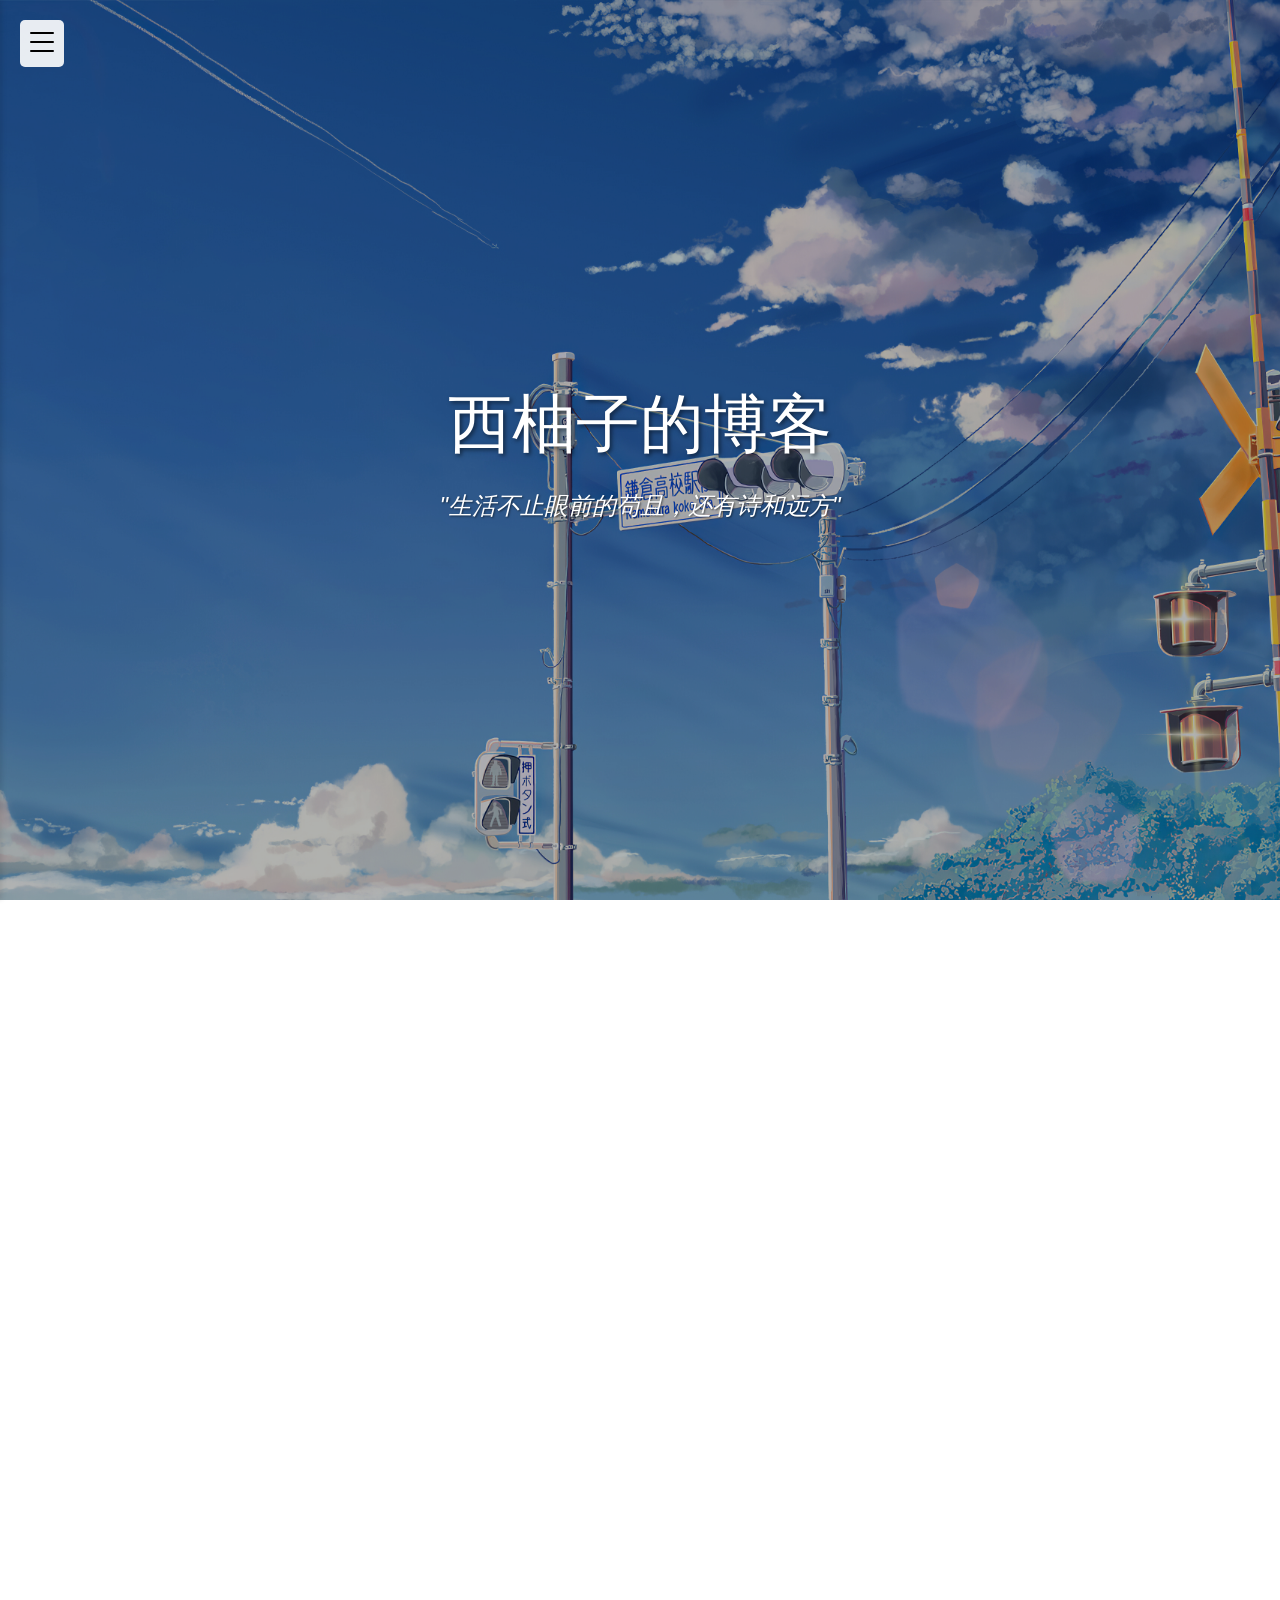
<file: index.html>
<!DOCTYPE html>
<html lang="zh">
<head>
    <meta charset="UTF-8">
    <meta name="viewport" content="width=device-width, initial-scale=1.0">
    <title>西柚子的博客</title>
    <link rel="stylesheet" href="./css/reset.css">
    <link rel="stylesheet" href="./css/index.css">
    <script src="./javascript/index.js"></script>
</head>
<body>
    <div class="container">
        <div class="background"></div>
        
        <!-- 中央内容 -->
        <div class="center-content">
            <h1 class="blog-title">西柚子的博客</h1>
            <p class="quote">"生活不止眼前的苟且，还有诗和远方"</p>
        </div>

        <!-- 侧边栏切换按钮 -->
        <button class="sidebar-toggle">
            <svg width="24" height="24" viewBox="0 0 24 24" class="hamburger-icon">
                <rect y="2" width="24" height="2" rx="1"/>
                <rect y="11" width="24" height="2" rx="1"/>
                <rect y="20" width="24" height="2" rx="1"/>
            </svg>
        </button>

        <!-- 侧边栏 -->
        <div class="sidebar">
            <div class="sidebar-content">
                <div class="self-information">
                    <img src="./images/profile.jpg" alt="avatar" class="avatar">
                    <h2 class="name">西柚子</h2>
                    <p class="description">一个热爱生活的前端开发者</p>
                </div>
                <ul class="nav-list">
                    <li><a href="#home">首页</a></li>
                    <li><a href="#blog">博客文章</a></li>
                    <li><a href="#about">关于我</a></li>
                    <li><a href="#projects">项目展示</a></li>
                    <li><a href="#contact">联系方式</a></li>
                </ul>
            </div>
        </div>
    </div>


    <div class="container-article">
        
    </div>

</body>
</html>
</file>
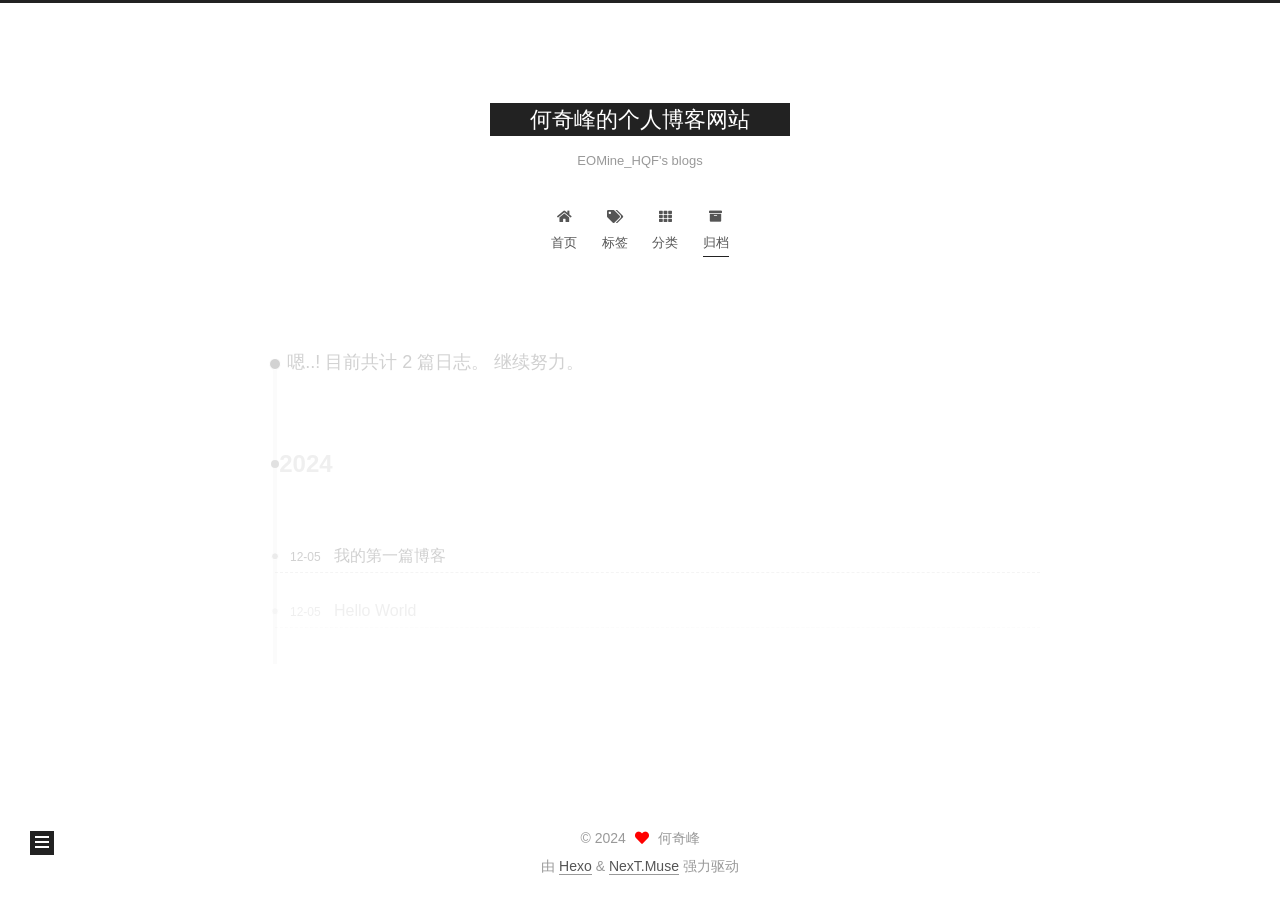
<file: archives/index.html>
<!DOCTYPE html>
<html lang="zh-CN">
<head>
  <meta charset="UTF-8">
<meta name="viewport" content="width=device-width, initial-scale=1, maximum-scale=2">
<meta name="theme-color" content="#222">
<meta name="generator" content="Hexo 7.3.0">
  <link rel="apple-touch-icon" sizes="180x180" href="/images/apple-touch-icon-next.png">
  <link rel="icon" type="image/png" sizes="32x32" href="/images/favicon-32x32-next.png">
  <link rel="icon" type="image/png" sizes="16x16" href="/images/favicon-16x16-next.png">
  <link rel="mask-icon" href="/images/logo.svg" color="#222">

<link rel="stylesheet" href="/css/main.css">


<link rel="stylesheet" href="/lib/font-awesome/css/all.min.css">

<script id="hexo-configurations">
    var NexT = window.NexT || {};
    var CONFIG = {"hostname":"example.com","root":"/","scheme":"Muse","version":"7.8.0","exturl":false,"sidebar":{"position":"left","display":"post","padding":18,"offset":12,"onmobile":false},"copycode":{"enable":false,"show_result":false,"style":null},"back2top":{"enable":true,"sidebar":false,"scrollpercent":false},"bookmark":{"enable":false,"color":"#222","save":"auto"},"fancybox":false,"mediumzoom":false,"lazyload":false,"pangu":false,"comments":{"style":"tabs","active":null,"storage":true,"lazyload":false,"nav":null},"algolia":{"hits":{"per_page":10},"labels":{"input_placeholder":"Search for Posts","hits_empty":"We didn't find any results for the search: ${query}","hits_stats":"${hits} results found in ${time} ms"}},"localsearch":{"enable":false,"trigger":"auto","top_n_per_article":1,"unescape":false,"preload":false},"motion":{"enable":true,"async":false,"transition":{"post_block":"fadeIn","post_header":"slideDownIn","post_body":"slideDownIn","coll_header":"slideLeftIn","sidebar":"slideUpIn"}}};
  </script>

  <meta name="description" content="兴趣爱好与学习笔记">
<meta property="og:type" content="website">
<meta property="og:title" content="何奇峰的个人博客网站">
<meta property="og:url" content="http://example.com/archives/index.html">
<meta property="og:site_name" content="何奇峰的个人博客网站">
<meta property="og:description" content="兴趣爱好与学习笔记">
<meta property="og:locale" content="zh_CN">
<meta property="article:author" content="何奇峰">
<meta property="article:tag" content="InSAR, Geodesy, studying notes">
<meta name="twitter:card" content="summary">

<link rel="canonical" href="http://example.com/archives/">


<script id="page-configurations">
  // https://hexo.io/docs/variables.html
  CONFIG.page = {
    sidebar: "",
    isHome : false,
    isPost : false,
    lang   : 'zh-CN'
  };
</script>

  <title>归档 | 何奇峰的个人博客网站</title>
  






  <noscript>
  <style>
  .use-motion .brand,
  .use-motion .menu-item,
  .sidebar-inner,
  .use-motion .post-block,
  .use-motion .pagination,
  .use-motion .comments,
  .use-motion .post-header,
  .use-motion .post-body,
  .use-motion .collection-header { opacity: initial; }

  .use-motion .site-title,
  .use-motion .site-subtitle {
    opacity: initial;
    top: initial;
  }

  .use-motion .logo-line-before i { left: initial; }
  .use-motion .logo-line-after i { right: initial; }
  </style>
</noscript>

</head>

<body itemscope itemtype="http://schema.org/WebPage">
  <div class="container use-motion">
    <div class="headband"></div>

    <header class="header" itemscope itemtype="http://schema.org/WPHeader">
      <div class="header-inner"><div class="site-brand-container">
  <div class="site-nav-toggle">
    <div class="toggle" aria-label="切换导航栏">
      <span class="toggle-line toggle-line-first"></span>
      <span class="toggle-line toggle-line-middle"></span>
      <span class="toggle-line toggle-line-last"></span>
    </div>
  </div>

  <div class="site-meta">

    <a href="/" class="brand" rel="start">
      <span class="logo-line-before"><i></i></span>
      <h1 class="site-title">何奇峰的个人博客网站</h1>
      <span class="logo-line-after"><i></i></span>
    </a>
      <p class="site-subtitle" itemprop="description">EOMine_HQF's blogs</p>
  </div>

  <div class="site-nav-right">
    <div class="toggle popup-trigger">
    </div>
  </div>
</div>




<nav class="site-nav">
  <ul id="menu" class="main-menu menu">
        <li class="menu-item menu-item-home">

    <a href="/" rel="section"><i class="fa fa-home fa-fw"></i>首页</a>

  </li>
        <li class="menu-item menu-item-tags">

    <a href="/tags/" rel="section"><i class="fa fa-tags fa-fw"></i>标签</a>

  </li>
        <li class="menu-item menu-item-categories">

    <a href="/categories/" rel="section"><i class="fa fa-th fa-fw"></i>分类</a>

  </li>
        <li class="menu-item menu-item-archives">

    <a href="/archives/" rel="section"><i class="fa fa-archive fa-fw"></i>归档</a>

  </li>
  </ul>
</nav>




</div>
    </header>

    
  <div class="back-to-top">
    <i class="fa fa-arrow-up"></i>
    <span>0%</span>
  </div>


    <main class="main">
      <div class="main-inner">
        <div class="content-wrap">
          

          <div class="content archive">
            

  
  
  
  <div class="post-block">
    <div class="posts-collapse">
      <div class="collection-title">
        <span class="collection-header">嗯..! 目前共计 2 篇日志。 继续努力。</span>
      </div>

      
    <div class="collection-year">
      <span class="collection-header">2024</span>
    </div>

  <article itemscope itemtype="http://schema.org/Article">
    <header class="post-header">

      <div class="post-meta">
        <time itemprop="dateCreated"
              datetime="2024-12-05T21:08:47+08:00"
              content="2024-12-05">
          12-05
        </time>
      </div>

      <div class="post-title">
          <a class="post-title-link" href="/2024/12/05/%E6%88%91%E7%9A%84%E7%AC%AC%E4%B8%80%E7%AF%87%E5%8D%9A%E5%AE%A2/" itemprop="url">
            <span itemprop="name">我的第一篇博客</span>
          </a>
      </div>

    </header>
  </article>

  <article itemscope itemtype="http://schema.org/Article">
    <header class="post-header">

      <div class="post-meta">
        <time itemprop="dateCreated"
              datetime="2024-12-05T19:18:15+08:00"
              content="2024-12-05">
          12-05
        </time>
      </div>

      <div class="post-title">
          <a class="post-title-link" href="/2024/12/05/hello-world/" itemprop="url">
            <span itemprop="name">Hello World</span>
          </a>
      </div>

    </header>
  </article>


    </div>
  </div>
  
  
  

  



          </div>
          

<script>
  window.addEventListener('tabs:register', () => {
    let { activeClass } = CONFIG.comments;
    if (CONFIG.comments.storage) {
      activeClass = localStorage.getItem('comments_active') || activeClass;
    }
    if (activeClass) {
      let activeTab = document.querySelector(`a[href="#comment-${activeClass}"]`);
      if (activeTab) {
        activeTab.click();
      }
    }
  });
  if (CONFIG.comments.storage) {
    window.addEventListener('tabs:click', event => {
      if (!event.target.matches('.tabs-comment .tab-content .tab-pane')) return;
      let commentClass = event.target.classList[1];
      localStorage.setItem('comments_active', commentClass);
    });
  }
</script>

        </div>
          
  
  <div class="toggle sidebar-toggle">
    <span class="toggle-line toggle-line-first"></span>
    <span class="toggle-line toggle-line-middle"></span>
    <span class="toggle-line toggle-line-last"></span>
  </div>

  <aside class="sidebar">
    <div class="sidebar-inner">

      <ul class="sidebar-nav motion-element">
        <li class="sidebar-nav-toc">
          文章目录
        </li>
        <li class="sidebar-nav-overview">
          站点概览
        </li>
      </ul>

      <!--noindex-->
      <div class="post-toc-wrap sidebar-panel">
      </div>
      <!--/noindex-->

      <div class="site-overview-wrap sidebar-panel">
        <div class="site-author motion-element" itemprop="author" itemscope itemtype="http://schema.org/Person">
  <p class="site-author-name" itemprop="name">何奇峰</p>
  <div class="site-description" itemprop="description">兴趣爱好与学习笔记</div>
</div>
<div class="site-state-wrap motion-element">
  <nav class="site-state">
      <div class="site-state-item site-state-posts">
          <a href="/archives/">
        
          <span class="site-state-item-count">2</span>
          <span class="site-state-item-name">日志</span>
        </a>
      </div>
  </nav>
</div>



      </div>

    </div>
  </aside>
  <div id="sidebar-dimmer"></div>


      </div>
    </main>

    <footer class="footer">
      <div class="footer-inner">
        

        

<div class="copyright">
  
  &copy; 
  <span itemprop="copyrightYear">2024</span>
  <span class="with-love">
    <i class="fa fa-heart"></i>
  </span>
  <span class="author" itemprop="copyrightHolder">何奇峰</span>
</div>
  <div class="powered-by">由 <a href="https://hexo.io/" class="theme-link" rel="noopener" target="_blank">Hexo</a> & <a href="https://muse.theme-next.org/" class="theme-link" rel="noopener" target="_blank">NexT.Muse</a> 强力驱动
  </div>

        








      </div>
    </footer>
  </div>

  
  <script src="/lib/anime.min.js"></script>
  <script src="/lib/velocity/velocity.min.js"></script>
  <script src="/lib/velocity/velocity.ui.min.js"></script>

<script src="/js/utils.js"></script>

<script src="/js/motion.js"></script>


<script src="/js/schemes/muse.js"></script>


<script src="/js/next-boot.js"></script>




  















  

  

</body>
</html>
</file>
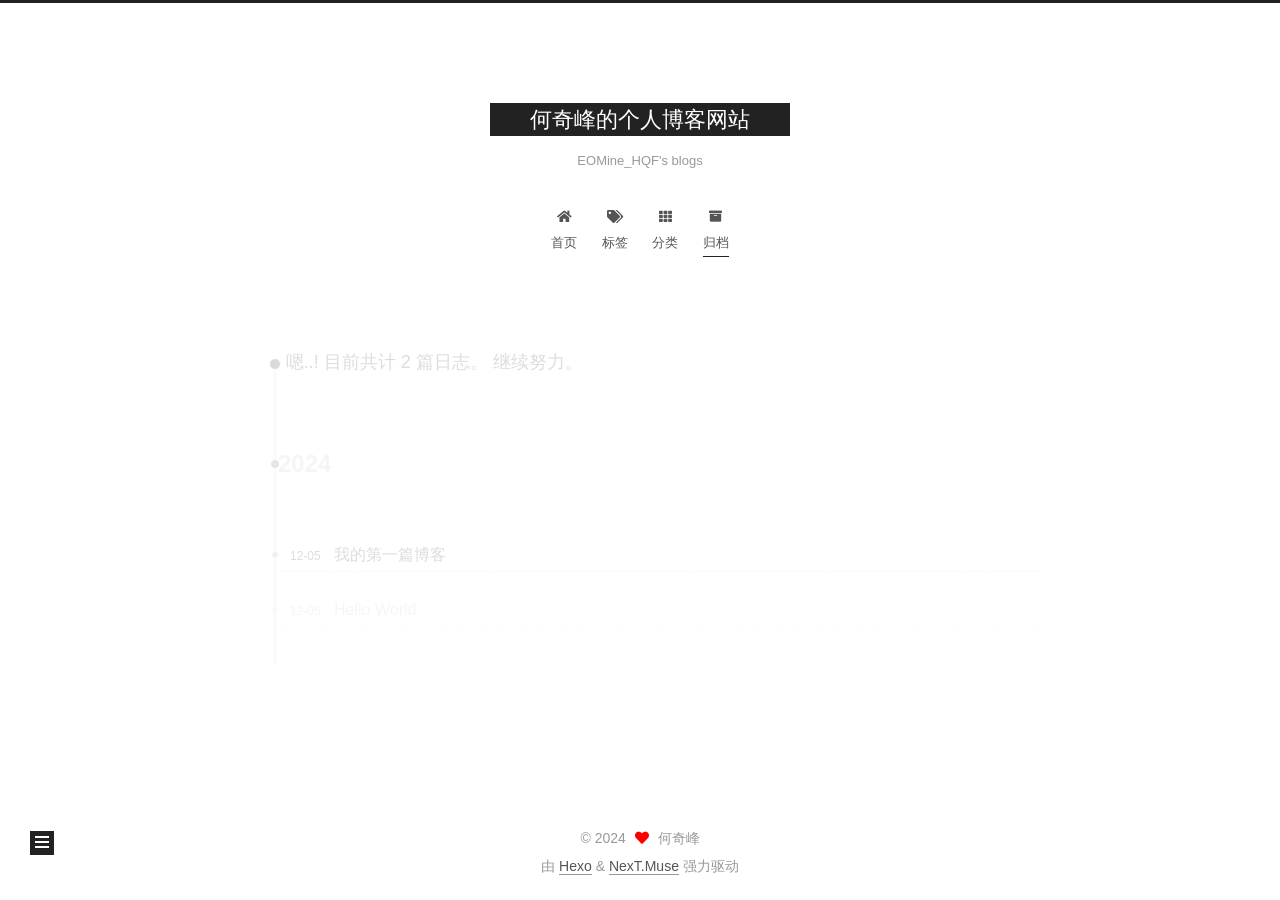
<file: archives/2024/index.html>
<!DOCTYPE html>
<html lang="zh-CN">
<head>
  <meta charset="UTF-8">
<meta name="viewport" content="width=device-width, initial-scale=1, maximum-scale=2">
<meta name="theme-color" content="#222">
<meta name="generator" content="Hexo 7.3.0">
  <link rel="apple-touch-icon" sizes="180x180" href="/images/apple-touch-icon-next.png">
  <link rel="icon" type="image/png" sizes="32x32" href="/images/favicon-32x32-next.png">
  <link rel="icon" type="image/png" sizes="16x16" href="/images/favicon-16x16-next.png">
  <link rel="mask-icon" href="/images/logo.svg" color="#222">

<link rel="stylesheet" href="/css/main.css">


<link rel="stylesheet" href="/lib/font-awesome/css/all.min.css">

<script id="hexo-configurations">
    var NexT = window.NexT || {};
    var CONFIG = {"hostname":"example.com","root":"/","scheme":"Muse","version":"7.8.0","exturl":false,"sidebar":{"position":"left","display":"post","padding":18,"offset":12,"onmobile":false},"copycode":{"enable":false,"show_result":false,"style":null},"back2top":{"enable":true,"sidebar":false,"scrollpercent":false},"bookmark":{"enable":false,"color":"#222","save":"auto"},"fancybox":false,"mediumzoom":false,"lazyload":false,"pangu":false,"comments":{"style":"tabs","active":null,"storage":true,"lazyload":false,"nav":null},"algolia":{"hits":{"per_page":10},"labels":{"input_placeholder":"Search for Posts","hits_empty":"We didn't find any results for the search: ${query}","hits_stats":"${hits} results found in ${time} ms"}},"localsearch":{"enable":false,"trigger":"auto","top_n_per_article":1,"unescape":false,"preload":false},"motion":{"enable":true,"async":false,"transition":{"post_block":"fadeIn","post_header":"slideDownIn","post_body":"slideDownIn","coll_header":"slideLeftIn","sidebar":"slideUpIn"}}};
  </script>

  <meta name="description" content="兴趣爱好与学习笔记">
<meta property="og:type" content="website">
<meta property="og:title" content="何奇峰的个人博客网站">
<meta property="og:url" content="http://example.com/archives/2024/index.html">
<meta property="og:site_name" content="何奇峰的个人博客网站">
<meta property="og:description" content="兴趣爱好与学习笔记">
<meta property="og:locale" content="zh_CN">
<meta property="article:author" content="何奇峰">
<meta property="article:tag" content="InSAR, Geodesy, studying notes">
<meta name="twitter:card" content="summary">

<link rel="canonical" href="http://example.com/archives/2024/">


<script id="page-configurations">
  // https://hexo.io/docs/variables.html
  CONFIG.page = {
    sidebar: "",
    isHome : false,
    isPost : false,
    lang   : 'zh-CN'
  };
</script>

  <title>归档 | 何奇峰的个人博客网站</title>
  






  <noscript>
  <style>
  .use-motion .brand,
  .use-motion .menu-item,
  .sidebar-inner,
  .use-motion .post-block,
  .use-motion .pagination,
  .use-motion .comments,
  .use-motion .post-header,
  .use-motion .post-body,
  .use-motion .collection-header { opacity: initial; }

  .use-motion .site-title,
  .use-motion .site-subtitle {
    opacity: initial;
    top: initial;
  }

  .use-motion .logo-line-before i { left: initial; }
  .use-motion .logo-line-after i { right: initial; }
  </style>
</noscript>

</head>

<body itemscope itemtype="http://schema.org/WebPage">
  <div class="container use-motion">
    <div class="headband"></div>

    <header class="header" itemscope itemtype="http://schema.org/WPHeader">
      <div class="header-inner"><div class="site-brand-container">
  <div class="site-nav-toggle">
    <div class="toggle" aria-label="切换导航栏">
      <span class="toggle-line toggle-line-first"></span>
      <span class="toggle-line toggle-line-middle"></span>
      <span class="toggle-line toggle-line-last"></span>
    </div>
  </div>

  <div class="site-meta">

    <a href="/" class="brand" rel="start">
      <span class="logo-line-before"><i></i></span>
      <h1 class="site-title">何奇峰的个人博客网站</h1>
      <span class="logo-line-after"><i></i></span>
    </a>
      <p class="site-subtitle" itemprop="description">EOMine_HQF's blogs</p>
  </div>

  <div class="site-nav-right">
    <div class="toggle popup-trigger">
    </div>
  </div>
</div>




<nav class="site-nav">
  <ul id="menu" class="main-menu menu">
        <li class="menu-item menu-item-home">

    <a href="/" rel="section"><i class="fa fa-home fa-fw"></i>首页</a>

  </li>
        <li class="menu-item menu-item-tags">

    <a href="/tags/" rel="section"><i class="fa fa-tags fa-fw"></i>标签</a>

  </li>
        <li class="menu-item menu-item-categories">

    <a href="/categories/" rel="section"><i class="fa fa-th fa-fw"></i>分类</a>

  </li>
        <li class="menu-item menu-item-archives">

    <a href="/archives/" rel="section"><i class="fa fa-archive fa-fw"></i>归档</a>

  </li>
  </ul>
</nav>




</div>
    </header>

    
  <div class="back-to-top">
    <i class="fa fa-arrow-up"></i>
    <span>0%</span>
  </div>


    <main class="main">
      <div class="main-inner">
        <div class="content-wrap">
          

          <div class="content archive">
            

  
  
  
  <div class="post-block">
    <div class="posts-collapse">
      <div class="collection-title">
        <span class="collection-header">嗯..! 目前共计 2 篇日志。 继续努力。</span>
      </div>

      
    <div class="collection-year">
      <span class="collection-header">2024</span>
    </div>

  <article itemscope itemtype="http://schema.org/Article">
    <header class="post-header">

      <div class="post-meta">
        <time itemprop="dateCreated"
              datetime="2024-12-05T21:08:47+08:00"
              content="2024-12-05">
          12-05
        </time>
      </div>

      <div class="post-title">
          <a class="post-title-link" href="/2024/12/05/%E6%88%91%E7%9A%84%E7%AC%AC%E4%B8%80%E7%AF%87%E5%8D%9A%E5%AE%A2/" itemprop="url">
            <span itemprop="name">我的第一篇博客</span>
          </a>
      </div>

    </header>
  </article>

  <article itemscope itemtype="http://schema.org/Article">
    <header class="post-header">

      <div class="post-meta">
        <time itemprop="dateCreated"
              datetime="2024-12-05T19:18:15+08:00"
              content="2024-12-05">
          12-05
        </time>
      </div>

      <div class="post-title">
          <a class="post-title-link" href="/2024/12/05/hello-world/" itemprop="url">
            <span itemprop="name">Hello World</span>
          </a>
      </div>

    </header>
  </article>


    </div>
  </div>
  
  
  

  



          </div>
          

<script>
  window.addEventListener('tabs:register', () => {
    let { activeClass } = CONFIG.comments;
    if (CONFIG.comments.storage) {
      activeClass = localStorage.getItem('comments_active') || activeClass;
    }
    if (activeClass) {
      let activeTab = document.querySelector(`a[href="#comment-${activeClass}"]`);
      if (activeTab) {
        activeTab.click();
      }
    }
  });
  if (CONFIG.comments.storage) {
    window.addEventListener('tabs:click', event => {
      if (!event.target.matches('.tabs-comment .tab-content .tab-pane')) return;
      let commentClass = event.target.classList[1];
      localStorage.setItem('comments_active', commentClass);
    });
  }
</script>

        </div>
          
  
  <div class="toggle sidebar-toggle">
    <span class="toggle-line toggle-line-first"></span>
    <span class="toggle-line toggle-line-middle"></span>
    <span class="toggle-line toggle-line-last"></span>
  </div>

  <aside class="sidebar">
    <div class="sidebar-inner">

      <ul class="sidebar-nav motion-element">
        <li class="sidebar-nav-toc">
          文章目录
        </li>
        <li class="sidebar-nav-overview">
          站点概览
        </li>
      </ul>

      <!--noindex-->
      <div class="post-toc-wrap sidebar-panel">
      </div>
      <!--/noindex-->

      <div class="site-overview-wrap sidebar-panel">
        <div class="site-author motion-element" itemprop="author" itemscope itemtype="http://schema.org/Person">
  <p class="site-author-name" itemprop="name">何奇峰</p>
  <div class="site-description" itemprop="description">兴趣爱好与学习笔记</div>
</div>
<div class="site-state-wrap motion-element">
  <nav class="site-state">
      <div class="site-state-item site-state-posts">
          <a href="/archives/">
        
          <span class="site-state-item-count">2</span>
          <span class="site-state-item-name">日志</span>
        </a>
      </div>
  </nav>
</div>



      </div>

    </div>
  </aside>
  <div id="sidebar-dimmer"></div>


      </div>
    </main>

    <footer class="footer">
      <div class="footer-inner">
        

        

<div class="copyright">
  
  &copy; 
  <span itemprop="copyrightYear">2024</span>
  <span class="with-love">
    <i class="fa fa-heart"></i>
  </span>
  <span class="author" itemprop="copyrightHolder">何奇峰</span>
</div>
  <div class="powered-by">由 <a href="https://hexo.io/" class="theme-link" rel="noopener" target="_blank">Hexo</a> & <a href="https://muse.theme-next.org/" class="theme-link" rel="noopener" target="_blank">NexT.Muse</a> 强力驱动
  </div>

        








      </div>
    </footer>
  </div>

  
  <script src="/lib/anime.min.js"></script>
  <script src="/lib/velocity/velocity.min.js"></script>
  <script src="/lib/velocity/velocity.ui.min.js"></script>

<script src="/js/utils.js"></script>

<script src="/js/motion.js"></script>


<script src="/js/schemes/muse.js"></script>


<script src="/js/next-boot.js"></script>




  















  

  

</body>
</html>
</file>
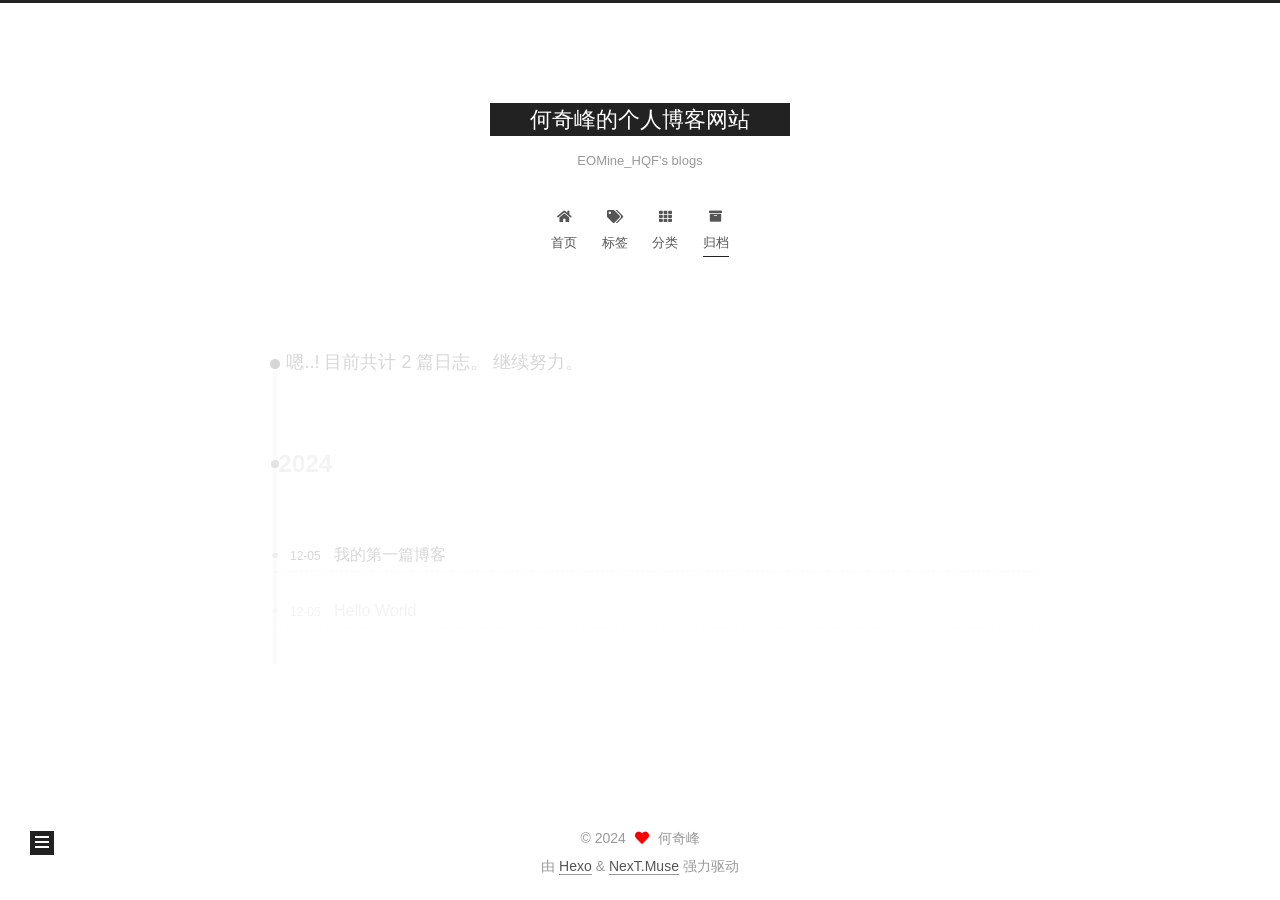
<file: archives/2024/12/index.html>
<!DOCTYPE html>
<html lang="zh-CN">
<head>
  <meta charset="UTF-8">
<meta name="viewport" content="width=device-width, initial-scale=1, maximum-scale=2">
<meta name="theme-color" content="#222">
<meta name="generator" content="Hexo 7.3.0">
  <link rel="apple-touch-icon" sizes="180x180" href="/images/apple-touch-icon-next.png">
  <link rel="icon" type="image/png" sizes="32x32" href="/images/favicon-32x32-next.png">
  <link rel="icon" type="image/png" sizes="16x16" href="/images/favicon-16x16-next.png">
  <link rel="mask-icon" href="/images/logo.svg" color="#222">

<link rel="stylesheet" href="/css/main.css">


<link rel="stylesheet" href="/lib/font-awesome/css/all.min.css">

<script id="hexo-configurations">
    var NexT = window.NexT || {};
    var CONFIG = {"hostname":"example.com","root":"/","scheme":"Muse","version":"7.8.0","exturl":false,"sidebar":{"position":"left","display":"post","padding":18,"offset":12,"onmobile":false},"copycode":{"enable":false,"show_result":false,"style":null},"back2top":{"enable":true,"sidebar":false,"scrollpercent":false},"bookmark":{"enable":false,"color":"#222","save":"auto"},"fancybox":false,"mediumzoom":false,"lazyload":false,"pangu":false,"comments":{"style":"tabs","active":null,"storage":true,"lazyload":false,"nav":null},"algolia":{"hits":{"per_page":10},"labels":{"input_placeholder":"Search for Posts","hits_empty":"We didn't find any results for the search: ${query}","hits_stats":"${hits} results found in ${time} ms"}},"localsearch":{"enable":false,"trigger":"auto","top_n_per_article":1,"unescape":false,"preload":false},"motion":{"enable":true,"async":false,"transition":{"post_block":"fadeIn","post_header":"slideDownIn","post_body":"slideDownIn","coll_header":"slideLeftIn","sidebar":"slideUpIn"}}};
  </script>

  <meta name="description" content="兴趣爱好与学习笔记">
<meta property="og:type" content="website">
<meta property="og:title" content="何奇峰的个人博客网站">
<meta property="og:url" content="http://example.com/archives/2024/12/index.html">
<meta property="og:site_name" content="何奇峰的个人博客网站">
<meta property="og:description" content="兴趣爱好与学习笔记">
<meta property="og:locale" content="zh_CN">
<meta property="article:author" content="何奇峰">
<meta property="article:tag" content="InSAR, Geodesy, studying notes">
<meta name="twitter:card" content="summary">

<link rel="canonical" href="http://example.com/archives/2024/12/">


<script id="page-configurations">
  // https://hexo.io/docs/variables.html
  CONFIG.page = {
    sidebar: "",
    isHome : false,
    isPost : false,
    lang   : 'zh-CN'
  };
</script>

  <title>归档 | 何奇峰的个人博客网站</title>
  






  <noscript>
  <style>
  .use-motion .brand,
  .use-motion .menu-item,
  .sidebar-inner,
  .use-motion .post-block,
  .use-motion .pagination,
  .use-motion .comments,
  .use-motion .post-header,
  .use-motion .post-body,
  .use-motion .collection-header { opacity: initial; }

  .use-motion .site-title,
  .use-motion .site-subtitle {
    opacity: initial;
    top: initial;
  }

  .use-motion .logo-line-before i { left: initial; }
  .use-motion .logo-line-after i { right: initial; }
  </style>
</noscript>

</head>

<body itemscope itemtype="http://schema.org/WebPage">
  <div class="container use-motion">
    <div class="headband"></div>

    <header class="header" itemscope itemtype="http://schema.org/WPHeader">
      <div class="header-inner"><div class="site-brand-container">
  <div class="site-nav-toggle">
    <div class="toggle" aria-label="切换导航栏">
      <span class="toggle-line toggle-line-first"></span>
      <span class="toggle-line toggle-line-middle"></span>
      <span class="toggle-line toggle-line-last"></span>
    </div>
  </div>

  <div class="site-meta">

    <a href="/" class="brand" rel="start">
      <span class="logo-line-before"><i></i></span>
      <h1 class="site-title">何奇峰的个人博客网站</h1>
      <span class="logo-line-after"><i></i></span>
    </a>
      <p class="site-subtitle" itemprop="description">EOMine_HQF's blogs</p>
  </div>

  <div class="site-nav-right">
    <div class="toggle popup-trigger">
    </div>
  </div>
</div>




<nav class="site-nav">
  <ul id="menu" class="main-menu menu">
        <li class="menu-item menu-item-home">

    <a href="/" rel="section"><i class="fa fa-home fa-fw"></i>首页</a>

  </li>
        <li class="menu-item menu-item-tags">

    <a href="/tags/" rel="section"><i class="fa fa-tags fa-fw"></i>标签</a>

  </li>
        <li class="menu-item menu-item-categories">

    <a href="/categories/" rel="section"><i class="fa fa-th fa-fw"></i>分类</a>

  </li>
        <li class="menu-item menu-item-archives">

    <a href="/archives/" rel="section"><i class="fa fa-archive fa-fw"></i>归档</a>

  </li>
  </ul>
</nav>




</div>
    </header>

    
  <div class="back-to-top">
    <i class="fa fa-arrow-up"></i>
    <span>0%</span>
  </div>


    <main class="main">
      <div class="main-inner">
        <div class="content-wrap">
          

          <div class="content archive">
            

  
  
  
  <div class="post-block">
    <div class="posts-collapse">
      <div class="collection-title">
        <span class="collection-header">嗯..! 目前共计 2 篇日志。 继续努力。</span>
      </div>

      
    <div class="collection-year">
      <span class="collection-header">2024</span>
    </div>

  <article itemscope itemtype="http://schema.org/Article">
    <header class="post-header">

      <div class="post-meta">
        <time itemprop="dateCreated"
              datetime="2024-12-05T21:08:47+08:00"
              content="2024-12-05">
          12-05
        </time>
      </div>

      <div class="post-title">
          <a class="post-title-link" href="/2024/12/05/%E6%88%91%E7%9A%84%E7%AC%AC%E4%B8%80%E7%AF%87%E5%8D%9A%E5%AE%A2/" itemprop="url">
            <span itemprop="name">我的第一篇博客</span>
          </a>
      </div>

    </header>
  </article>

  <article itemscope itemtype="http://schema.org/Article">
    <header class="post-header">

      <div class="post-meta">
        <time itemprop="dateCreated"
              datetime="2024-12-05T19:18:15+08:00"
              content="2024-12-05">
          12-05
        </time>
      </div>

      <div class="post-title">
          <a class="post-title-link" href="/2024/12/05/hello-world/" itemprop="url">
            <span itemprop="name">Hello World</span>
          </a>
      </div>

    </header>
  </article>


    </div>
  </div>
  
  
  

  



          </div>
          

<script>
  window.addEventListener('tabs:register', () => {
    let { activeClass } = CONFIG.comments;
    if (CONFIG.comments.storage) {
      activeClass = localStorage.getItem('comments_active') || activeClass;
    }
    if (activeClass) {
      let activeTab = document.querySelector(`a[href="#comment-${activeClass}"]`);
      if (activeTab) {
        activeTab.click();
      }
    }
  });
  if (CONFIG.comments.storage) {
    window.addEventListener('tabs:click', event => {
      if (!event.target.matches('.tabs-comment .tab-content .tab-pane')) return;
      let commentClass = event.target.classList[1];
      localStorage.setItem('comments_active', commentClass);
    });
  }
</script>

        </div>
          
  
  <div class="toggle sidebar-toggle">
    <span class="toggle-line toggle-line-first"></span>
    <span class="toggle-line toggle-line-middle"></span>
    <span class="toggle-line toggle-line-last"></span>
  </div>

  <aside class="sidebar">
    <div class="sidebar-inner">

      <ul class="sidebar-nav motion-element">
        <li class="sidebar-nav-toc">
          文章目录
        </li>
        <li class="sidebar-nav-overview">
          站点概览
        </li>
      </ul>

      <!--noindex-->
      <div class="post-toc-wrap sidebar-panel">
      </div>
      <!--/noindex-->

      <div class="site-overview-wrap sidebar-panel">
        <div class="site-author motion-element" itemprop="author" itemscope itemtype="http://schema.org/Person">
  <p class="site-author-name" itemprop="name">何奇峰</p>
  <div class="site-description" itemprop="description">兴趣爱好与学习笔记</div>
</div>
<div class="site-state-wrap motion-element">
  <nav class="site-state">
      <div class="site-state-item site-state-posts">
          <a href="/archives/">
        
          <span class="site-state-item-count">2</span>
          <span class="site-state-item-name">日志</span>
        </a>
      </div>
  </nav>
</div>



      </div>

    </div>
  </aside>
  <div id="sidebar-dimmer"></div>


      </div>
    </main>

    <footer class="footer">
      <div class="footer-inner">
        

        

<div class="copyright">
  
  &copy; 
  <span itemprop="copyrightYear">2024</span>
  <span class="with-love">
    <i class="fa fa-heart"></i>
  </span>
  <span class="author" itemprop="copyrightHolder">何奇峰</span>
</div>
  <div class="powered-by">由 <a href="https://hexo.io/" class="theme-link" rel="noopener" target="_blank">Hexo</a> & <a href="https://muse.theme-next.org/" class="theme-link" rel="noopener" target="_blank">NexT.Muse</a> 强力驱动
  </div>

        








      </div>
    </footer>
  </div>

  
  <script src="/lib/anime.min.js"></script>
  <script src="/lib/velocity/velocity.min.js"></script>
  <script src="/lib/velocity/velocity.ui.min.js"></script>

<script src="/js/utils.js"></script>

<script src="/js/motion.js"></script>


<script src="/js/schemes/muse.js"></script>


<script src="/js/next-boot.js"></script>




  















  

  

</body>
</html>
</file>
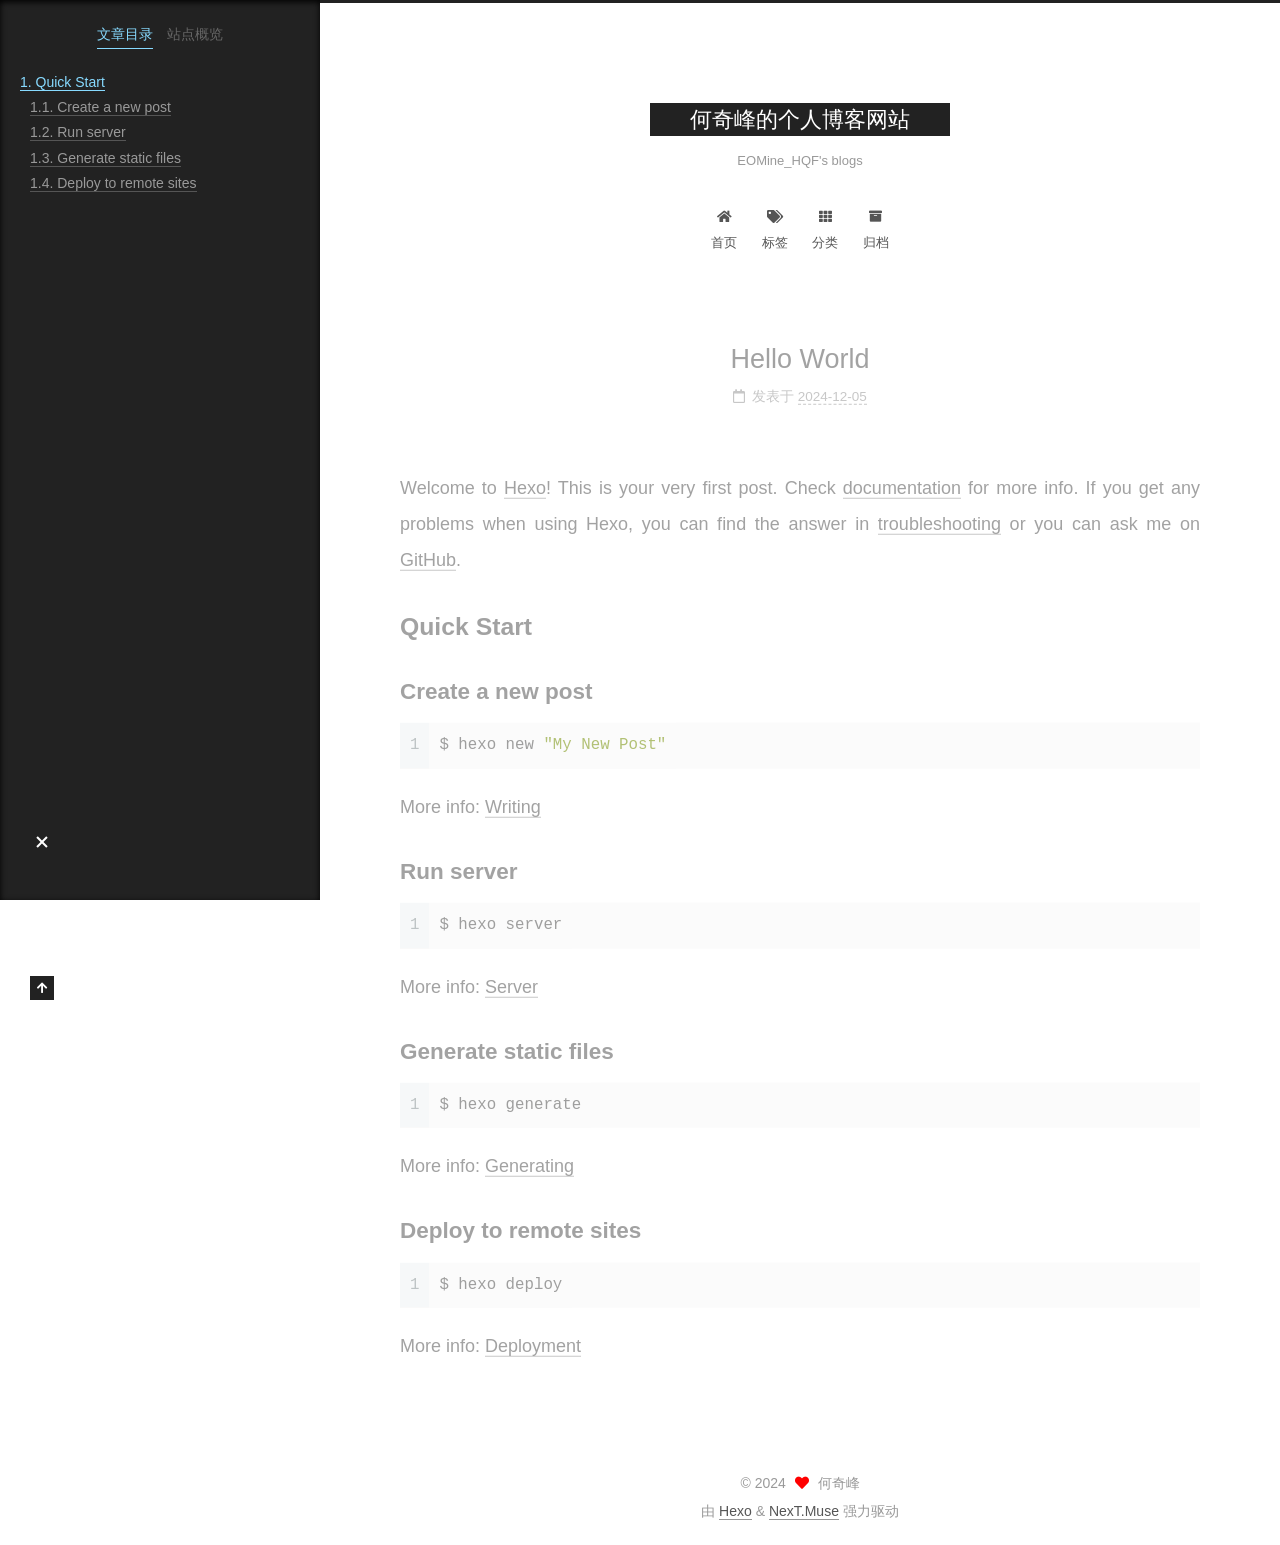
<file: 2024/12/05/hello-world/index.html>
<!DOCTYPE html>
<html lang="zh-CN">
<head>
  <meta charset="UTF-8">
<meta name="viewport" content="width=device-width, initial-scale=1, maximum-scale=2">
<meta name="theme-color" content="#222">
<meta name="generator" content="Hexo 7.3.0">
  <link rel="apple-touch-icon" sizes="180x180" href="/images/apple-touch-icon-next.png">
  <link rel="icon" type="image/png" sizes="32x32" href="/images/favicon-32x32-next.png">
  <link rel="icon" type="image/png" sizes="16x16" href="/images/favicon-16x16-next.png">
  <link rel="mask-icon" href="/images/logo.svg" color="#222">

<link rel="stylesheet" href="/css/main.css">


<link rel="stylesheet" href="/lib/font-awesome/css/all.min.css">

<script id="hexo-configurations">
    var NexT = window.NexT || {};
    var CONFIG = {"hostname":"example.com","root":"/","scheme":"Muse","version":"7.8.0","exturl":false,"sidebar":{"position":"left","display":"post","padding":18,"offset":12,"onmobile":false},"copycode":{"enable":false,"show_result":false,"style":null},"back2top":{"enable":true,"sidebar":false,"scrollpercent":false},"bookmark":{"enable":false,"color":"#222","save":"auto"},"fancybox":false,"mediumzoom":false,"lazyload":false,"pangu":false,"comments":{"style":"tabs","active":null,"storage":true,"lazyload":false,"nav":null},"algolia":{"hits":{"per_page":10},"labels":{"input_placeholder":"Search for Posts","hits_empty":"We didn't find any results for the search: ${query}","hits_stats":"${hits} results found in ${time} ms"}},"localsearch":{"enable":false,"trigger":"auto","top_n_per_article":1,"unescape":false,"preload":false},"motion":{"enable":true,"async":false,"transition":{"post_block":"fadeIn","post_header":"slideDownIn","post_body":"slideDownIn","coll_header":"slideLeftIn","sidebar":"slideUpIn"}}};
  </script>

  <meta name="description" content="Welcome to Hexo! This is your very first post. Check documentation for more info. If you get any problems when using Hexo, you can find the answer in troubleshooting or you can ask me on GitHub. Quick">
<meta property="og:type" content="article">
<meta property="og:title" content="Hello World">
<meta property="og:url" content="http://example.com/2024/12/05/hello-world/index.html">
<meta property="og:site_name" content="何奇峰的个人博客网站">
<meta property="og:description" content="Welcome to Hexo! This is your very first post. Check documentation for more info. If you get any problems when using Hexo, you can find the answer in troubleshooting or you can ask me on GitHub. Quick">
<meta property="og:locale" content="zh_CN">
<meta property="article:published_time" content="2024-12-05T11:18:15.498Z">
<meta property="article:modified_time" content="2024-12-05T11:18:15.498Z">
<meta property="article:author" content="何奇峰">
<meta property="article:tag" content="InSAR, Geodesy, studying notes">
<meta name="twitter:card" content="summary">

<link rel="canonical" href="http://example.com/2024/12/05/hello-world/">


<script id="page-configurations">
  // https://hexo.io/docs/variables.html
  CONFIG.page = {
    sidebar: "",
    isHome : false,
    isPost : true,
    lang   : 'zh-CN'
  };
</script>

  <title>Hello World | 何奇峰的个人博客网站</title>
  






  <noscript>
  <style>
  .use-motion .brand,
  .use-motion .menu-item,
  .sidebar-inner,
  .use-motion .post-block,
  .use-motion .pagination,
  .use-motion .comments,
  .use-motion .post-header,
  .use-motion .post-body,
  .use-motion .collection-header { opacity: initial; }

  .use-motion .site-title,
  .use-motion .site-subtitle {
    opacity: initial;
    top: initial;
  }

  .use-motion .logo-line-before i { left: initial; }
  .use-motion .logo-line-after i { right: initial; }
  </style>
</noscript>

</head>

<body itemscope itemtype="http://schema.org/WebPage">
  <div class="container use-motion">
    <div class="headband"></div>

    <header class="header" itemscope itemtype="http://schema.org/WPHeader">
      <div class="header-inner"><div class="site-brand-container">
  <div class="site-nav-toggle">
    <div class="toggle" aria-label="切换导航栏">
      <span class="toggle-line toggle-line-first"></span>
      <span class="toggle-line toggle-line-middle"></span>
      <span class="toggle-line toggle-line-last"></span>
    </div>
  </div>

  <div class="site-meta">

    <a href="/" class="brand" rel="start">
      <span class="logo-line-before"><i></i></span>
      <h1 class="site-title">何奇峰的个人博客网站</h1>
      <span class="logo-line-after"><i></i></span>
    </a>
      <p class="site-subtitle" itemprop="description">EOMine_HQF's blogs</p>
  </div>

  <div class="site-nav-right">
    <div class="toggle popup-trigger">
    </div>
  </div>
</div>




<nav class="site-nav">
  <ul id="menu" class="main-menu menu">
        <li class="menu-item menu-item-home">

    <a href="/" rel="section"><i class="fa fa-home fa-fw"></i>首页</a>

  </li>
        <li class="menu-item menu-item-tags">

    <a href="/tags/" rel="section"><i class="fa fa-tags fa-fw"></i>标签</a>

  </li>
        <li class="menu-item menu-item-categories">

    <a href="/categories/" rel="section"><i class="fa fa-th fa-fw"></i>分类</a>

  </li>
        <li class="menu-item menu-item-archives">

    <a href="/archives/" rel="section"><i class="fa fa-archive fa-fw"></i>归档</a>

  </li>
  </ul>
</nav>




</div>
    </header>

    
  <div class="back-to-top">
    <i class="fa fa-arrow-up"></i>
    <span>0%</span>
  </div>


    <main class="main">
      <div class="main-inner">
        <div class="content-wrap">
          

          <div class="content post posts-expand">
            

    
  
  
  <article itemscope itemtype="http://schema.org/Article" class="post-block" lang="zh-CN">
    <link itemprop="mainEntityOfPage" href="http://example.com/2024/12/05/hello-world/">

    <span hidden itemprop="author" itemscope itemtype="http://schema.org/Person">
      <meta itemprop="image" content="/images/avatar.gif">
      <meta itemprop="name" content="何奇峰">
      <meta itemprop="description" content="兴趣爱好与学习笔记">
    </span>

    <span hidden itemprop="publisher" itemscope itemtype="http://schema.org/Organization">
      <meta itemprop="name" content="何奇峰的个人博客网站">
    </span>
      <header class="post-header">
        <h1 class="post-title" itemprop="name headline">
          Hello World
        </h1>

        <div class="post-meta">
            <span class="post-meta-item">
              <span class="post-meta-item-icon">
                <i class="far fa-calendar"></i>
              </span>
              <span class="post-meta-item-text">发表于</span>

              <time title="创建时间：2024-12-05 19:18:15" itemprop="dateCreated datePublished" datetime="2024-12-05T19:18:15+08:00">2024-12-05</time>
            </span>

          

        </div>
      </header>

    
    
    
    <div class="post-body" itemprop="articleBody">

      
        <p>Welcome to <a target="_blank" rel="noopener" href="https://hexo.io/">Hexo</a>! This is your very first post. Check <a target="_blank" rel="noopener" href="https://hexo.io/docs/">documentation</a> for more info. If you get any problems when using Hexo, you can find the answer in <a target="_blank" rel="noopener" href="https://hexo.io/docs/troubleshooting.html">troubleshooting</a> or you can ask me on <a target="_blank" rel="noopener" href="https://github.com/hexojs/hexo/issues">GitHub</a>.</p>
<h2 id="Quick-Start"><a href="#Quick-Start" class="headerlink" title="Quick Start"></a>Quick Start</h2><h3 id="Create-a-new-post"><a href="#Create-a-new-post" class="headerlink" title="Create a new post"></a>Create a new post</h3><figure class="highlight bash"><table><tr><td class="gutter"><pre><span class="line">1</span><br></pre></td><td class="code"><pre><span class="line">$ hexo new <span class="string">&quot;My New Post&quot;</span></span><br></pre></td></tr></table></figure>

<p>More info: <a target="_blank" rel="noopener" href="https://hexo.io/docs/writing.html">Writing</a></p>
<h3 id="Run-server"><a href="#Run-server" class="headerlink" title="Run server"></a>Run server</h3><figure class="highlight bash"><table><tr><td class="gutter"><pre><span class="line">1</span><br></pre></td><td class="code"><pre><span class="line">$ hexo server</span><br></pre></td></tr></table></figure>

<p>More info: <a target="_blank" rel="noopener" href="https://hexo.io/docs/server.html">Server</a></p>
<h3 id="Generate-static-files"><a href="#Generate-static-files" class="headerlink" title="Generate static files"></a>Generate static files</h3><figure class="highlight bash"><table><tr><td class="gutter"><pre><span class="line">1</span><br></pre></td><td class="code"><pre><span class="line">$ hexo generate</span><br></pre></td></tr></table></figure>

<p>More info: <a target="_blank" rel="noopener" href="https://hexo.io/docs/generating.html">Generating</a></p>
<h3 id="Deploy-to-remote-sites"><a href="#Deploy-to-remote-sites" class="headerlink" title="Deploy to remote sites"></a>Deploy to remote sites</h3><figure class="highlight bash"><table><tr><td class="gutter"><pre><span class="line">1</span><br></pre></td><td class="code"><pre><span class="line">$ hexo deploy</span><br></pre></td></tr></table></figure>

<p>More info: <a target="_blank" rel="noopener" href="https://hexo.io/docs/one-command-deployment.html">Deployment</a></p>

    </div>

    
    
    

      <footer class="post-footer">

        


        
      </footer>
    
  </article>
  
  
  



          </div>
          

<script>
  window.addEventListener('tabs:register', () => {
    let { activeClass } = CONFIG.comments;
    if (CONFIG.comments.storage) {
      activeClass = localStorage.getItem('comments_active') || activeClass;
    }
    if (activeClass) {
      let activeTab = document.querySelector(`a[href="#comment-${activeClass}"]`);
      if (activeTab) {
        activeTab.click();
      }
    }
  });
  if (CONFIG.comments.storage) {
    window.addEventListener('tabs:click', event => {
      if (!event.target.matches('.tabs-comment .tab-content .tab-pane')) return;
      let commentClass = event.target.classList[1];
      localStorage.setItem('comments_active', commentClass);
    });
  }
</script>

        </div>
          
  
  <div class="toggle sidebar-toggle">
    <span class="toggle-line toggle-line-first"></span>
    <span class="toggle-line toggle-line-middle"></span>
    <span class="toggle-line toggle-line-last"></span>
  </div>

  <aside class="sidebar">
    <div class="sidebar-inner">

      <ul class="sidebar-nav motion-element">
        <li class="sidebar-nav-toc">
          文章目录
        </li>
        <li class="sidebar-nav-overview">
          站点概览
        </li>
      </ul>

      <!--noindex-->
      <div class="post-toc-wrap sidebar-panel">
          <div class="post-toc motion-element"><ol class="nav"><li class="nav-item nav-level-2"><a class="nav-link" href="#Quick-Start"><span class="nav-number">1.</span> <span class="nav-text">Quick Start</span></a><ol class="nav-child"><li class="nav-item nav-level-3"><a class="nav-link" href="#Create-a-new-post"><span class="nav-number">1.1.</span> <span class="nav-text">Create a new post</span></a></li><li class="nav-item nav-level-3"><a class="nav-link" href="#Run-server"><span class="nav-number">1.2.</span> <span class="nav-text">Run server</span></a></li><li class="nav-item nav-level-3"><a class="nav-link" href="#Generate-static-files"><span class="nav-number">1.3.</span> <span class="nav-text">Generate static files</span></a></li><li class="nav-item nav-level-3"><a class="nav-link" href="#Deploy-to-remote-sites"><span class="nav-number">1.4.</span> <span class="nav-text">Deploy to remote sites</span></a></li></ol></li></ol></div>
      </div>
      <!--/noindex-->

      <div class="site-overview-wrap sidebar-panel">
        <div class="site-author motion-element" itemprop="author" itemscope itemtype="http://schema.org/Person">
  <p class="site-author-name" itemprop="name">何奇峰</p>
  <div class="site-description" itemprop="description">兴趣爱好与学习笔记</div>
</div>
<div class="site-state-wrap motion-element">
  <nav class="site-state">
      <div class="site-state-item site-state-posts">
          <a href="/archives/">
        
          <span class="site-state-item-count">1</span>
          <span class="site-state-item-name">日志</span>
        </a>
      </div>
  </nav>
</div>



      </div>

    </div>
  </aside>
  <div id="sidebar-dimmer"></div>


      </div>
    </main>

    <footer class="footer">
      <div class="footer-inner">
        

        

<div class="copyright">
  
  &copy; 
  <span itemprop="copyrightYear">2024</span>
  <span class="with-love">
    <i class="fa fa-heart"></i>
  </span>
  <span class="author" itemprop="copyrightHolder">何奇峰</span>
</div>
  <div class="powered-by">由 <a href="https://hexo.io/" class="theme-link" rel="noopener" target="_blank">Hexo</a> & <a href="https://muse.theme-next.org/" class="theme-link" rel="noopener" target="_blank">NexT.Muse</a> 强力驱动
  </div>

        








      </div>
    </footer>
  </div>

  
  <script src="/lib/anime.min.js"></script>
  <script src="/lib/velocity/velocity.min.js"></script>
  <script src="/lib/velocity/velocity.ui.min.js"></script>

<script src="/js/utils.js"></script>

<script src="/js/motion.js"></script>


<script src="/js/schemes/muse.js"></script>


<script src="/js/next-boot.js"></script>




  















  

  

</body>
</html>
</file>
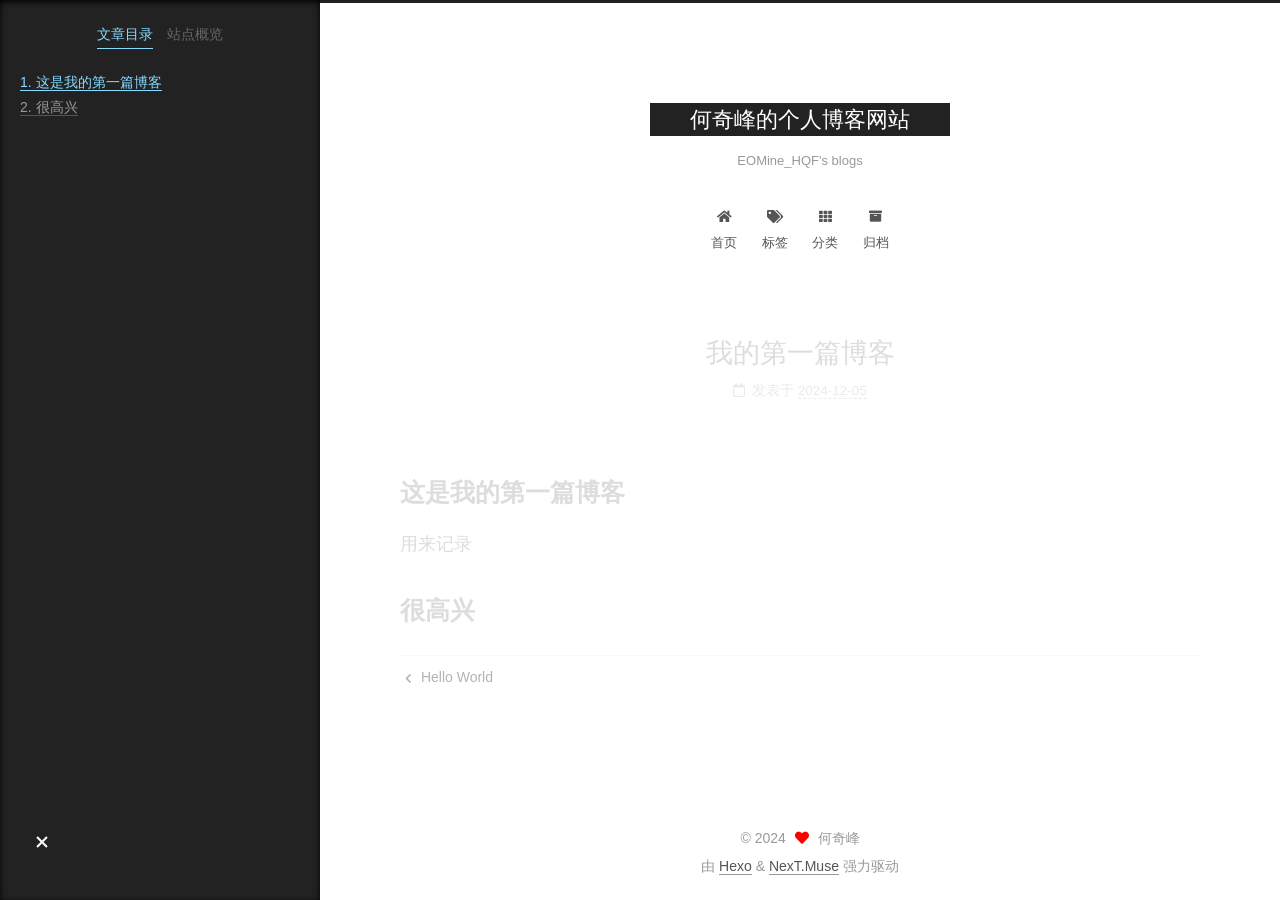
<file: 2024/12/05/我的第一篇博客/index.html>
<!DOCTYPE html>
<html lang="zh-CN">
<head>
  <meta charset="UTF-8">
<meta name="viewport" content="width=device-width, initial-scale=1, maximum-scale=2">
<meta name="theme-color" content="#222">
<meta name="generator" content="Hexo 7.3.0">
  <link rel="apple-touch-icon" sizes="180x180" href="/images/apple-touch-icon-next.png">
  <link rel="icon" type="image/png" sizes="32x32" href="/images/favicon-32x32-next.png">
  <link rel="icon" type="image/png" sizes="16x16" href="/images/favicon-16x16-next.png">
  <link rel="mask-icon" href="/images/logo.svg" color="#222">

<link rel="stylesheet" href="/css/main.css">


<link rel="stylesheet" href="/lib/font-awesome/css/all.min.css">

<script id="hexo-configurations">
    var NexT = window.NexT || {};
    var CONFIG = {"hostname":"example.com","root":"/","scheme":"Muse","version":"7.8.0","exturl":false,"sidebar":{"position":"left","display":"post","padding":18,"offset":12,"onmobile":false},"copycode":{"enable":false,"show_result":false,"style":null},"back2top":{"enable":true,"sidebar":false,"scrollpercent":false},"bookmark":{"enable":false,"color":"#222","save":"auto"},"fancybox":false,"mediumzoom":false,"lazyload":false,"pangu":false,"comments":{"style":"tabs","active":null,"storage":true,"lazyload":false,"nav":null},"algolia":{"hits":{"per_page":10},"labels":{"input_placeholder":"Search for Posts","hits_empty":"We didn't find any results for the search: ${query}","hits_stats":"${hits} results found in ${time} ms"}},"localsearch":{"enable":false,"trigger":"auto","top_n_per_article":1,"unescape":false,"preload":false},"motion":{"enable":true,"async":false,"transition":{"post_block":"fadeIn","post_header":"slideDownIn","post_body":"slideDownIn","coll_header":"slideLeftIn","sidebar":"slideUpIn"}}};
  </script>

  <meta name="description" content="这是我的第一篇博客用来记录 很高兴">
<meta property="og:type" content="article">
<meta property="og:title" content="我的第一篇博客">
<meta property="og:url" content="http://example.com/2024/12/05/%E6%88%91%E7%9A%84%E7%AC%AC%E4%B8%80%E7%AF%87%E5%8D%9A%E5%AE%A2/index.html">
<meta property="og:site_name" content="何奇峰的个人博客网站">
<meta property="og:description" content="这是我的第一篇博客用来记录 很高兴">
<meta property="og:locale" content="zh_CN">
<meta property="article:published_time" content="2024-12-05T13:08:47.000Z">
<meta property="article:modified_time" content="2024-12-05T13:10:45.950Z">
<meta property="article:author" content="何奇峰">
<meta property="article:tag" content="InSAR, Geodesy, studying notes">
<meta name="twitter:card" content="summary">

<link rel="canonical" href="http://example.com/2024/12/05/%E6%88%91%E7%9A%84%E7%AC%AC%E4%B8%80%E7%AF%87%E5%8D%9A%E5%AE%A2/">


<script id="page-configurations">
  // https://hexo.io/docs/variables.html
  CONFIG.page = {
    sidebar: "",
    isHome : false,
    isPost : true,
    lang   : 'zh-CN'
  };
</script>

  <title>我的第一篇博客 | 何奇峰的个人博客网站</title>
  






  <noscript>
  <style>
  .use-motion .brand,
  .use-motion .menu-item,
  .sidebar-inner,
  .use-motion .post-block,
  .use-motion .pagination,
  .use-motion .comments,
  .use-motion .post-header,
  .use-motion .post-body,
  .use-motion .collection-header { opacity: initial; }

  .use-motion .site-title,
  .use-motion .site-subtitle {
    opacity: initial;
    top: initial;
  }

  .use-motion .logo-line-before i { left: initial; }
  .use-motion .logo-line-after i { right: initial; }
  </style>
</noscript>

</head>

<body itemscope itemtype="http://schema.org/WebPage">
  <div class="container use-motion">
    <div class="headband"></div>

    <header class="header" itemscope itemtype="http://schema.org/WPHeader">
      <div class="header-inner"><div class="site-brand-container">
  <div class="site-nav-toggle">
    <div class="toggle" aria-label="切换导航栏">
      <span class="toggle-line toggle-line-first"></span>
      <span class="toggle-line toggle-line-middle"></span>
      <span class="toggle-line toggle-line-last"></span>
    </div>
  </div>

  <div class="site-meta">

    <a href="/" class="brand" rel="start">
      <span class="logo-line-before"><i></i></span>
      <h1 class="site-title">何奇峰的个人博客网站</h1>
      <span class="logo-line-after"><i></i></span>
    </a>
      <p class="site-subtitle" itemprop="description">EOMine_HQF's blogs</p>
  </div>

  <div class="site-nav-right">
    <div class="toggle popup-trigger">
    </div>
  </div>
</div>




<nav class="site-nav">
  <ul id="menu" class="main-menu menu">
        <li class="menu-item menu-item-home">

    <a href="/" rel="section"><i class="fa fa-home fa-fw"></i>首页</a>

  </li>
        <li class="menu-item menu-item-tags">

    <a href="/tags/" rel="section"><i class="fa fa-tags fa-fw"></i>标签</a>

  </li>
        <li class="menu-item menu-item-categories">

    <a href="/categories/" rel="section"><i class="fa fa-th fa-fw"></i>分类</a>

  </li>
        <li class="menu-item menu-item-archives">

    <a href="/archives/" rel="section"><i class="fa fa-archive fa-fw"></i>归档</a>

  </li>
  </ul>
</nav>




</div>
    </header>

    
  <div class="back-to-top">
    <i class="fa fa-arrow-up"></i>
    <span>0%</span>
  </div>


    <main class="main">
      <div class="main-inner">
        <div class="content-wrap">
          

          <div class="content post posts-expand">
            

    
  
  
  <article itemscope itemtype="http://schema.org/Article" class="post-block" lang="zh-CN">
    <link itemprop="mainEntityOfPage" href="http://example.com/2024/12/05/%E6%88%91%E7%9A%84%E7%AC%AC%E4%B8%80%E7%AF%87%E5%8D%9A%E5%AE%A2/">

    <span hidden itemprop="author" itemscope itemtype="http://schema.org/Person">
      <meta itemprop="image" content="/images/avatar.gif">
      <meta itemprop="name" content="何奇峰">
      <meta itemprop="description" content="兴趣爱好与学习笔记">
    </span>

    <span hidden itemprop="publisher" itemscope itemtype="http://schema.org/Organization">
      <meta itemprop="name" content="何奇峰的个人博客网站">
    </span>
      <header class="post-header">
        <h1 class="post-title" itemprop="name headline">
          我的第一篇博客
        </h1>

        <div class="post-meta">
            <span class="post-meta-item">
              <span class="post-meta-item-icon">
                <i class="far fa-calendar"></i>
              </span>
              <span class="post-meta-item-text">发表于</span>
              

              <time title="创建时间：2024-12-05 21:08:47 / 修改时间：21:10:45" itemprop="dateCreated datePublished" datetime="2024-12-05T21:08:47+08:00">2024-12-05</time>
            </span>

          

        </div>
      </header>

    
    
    
    <div class="post-body" itemprop="articleBody">

      
        <h2 id="这是我的第一篇博客"><a href="#这是我的第一篇博客" class="headerlink" title="这是我的第一篇博客"></a>这是我的第一篇博客</h2><p>用来记录</p>
<h2 id="很高兴"><a href="#很高兴" class="headerlink" title="很高兴"></a>很高兴</h2>
    </div>

    
    
    

      <footer class="post-footer">

        


        
    <div class="post-nav">
      <div class="post-nav-item">
    <a href="/2024/12/05/hello-world/" rel="prev" title="Hello World">
      <i class="fa fa-chevron-left"></i> Hello World
    </a></div>
      <div class="post-nav-item"></div>
    </div>
      </footer>
    
  </article>
  
  
  



          </div>
          

<script>
  window.addEventListener('tabs:register', () => {
    let { activeClass } = CONFIG.comments;
    if (CONFIG.comments.storage) {
      activeClass = localStorage.getItem('comments_active') || activeClass;
    }
    if (activeClass) {
      let activeTab = document.querySelector(`a[href="#comment-${activeClass}"]`);
      if (activeTab) {
        activeTab.click();
      }
    }
  });
  if (CONFIG.comments.storage) {
    window.addEventListener('tabs:click', event => {
      if (!event.target.matches('.tabs-comment .tab-content .tab-pane')) return;
      let commentClass = event.target.classList[1];
      localStorage.setItem('comments_active', commentClass);
    });
  }
</script>

        </div>
          
  
  <div class="toggle sidebar-toggle">
    <span class="toggle-line toggle-line-first"></span>
    <span class="toggle-line toggle-line-middle"></span>
    <span class="toggle-line toggle-line-last"></span>
  </div>

  <aside class="sidebar">
    <div class="sidebar-inner">

      <ul class="sidebar-nav motion-element">
        <li class="sidebar-nav-toc">
          文章目录
        </li>
        <li class="sidebar-nav-overview">
          站点概览
        </li>
      </ul>

      <!--noindex-->
      <div class="post-toc-wrap sidebar-panel">
          <div class="post-toc motion-element"><ol class="nav"><li class="nav-item nav-level-2"><a class="nav-link" href="#%E8%BF%99%E6%98%AF%E6%88%91%E7%9A%84%E7%AC%AC%E4%B8%80%E7%AF%87%E5%8D%9A%E5%AE%A2"><span class="nav-number">1.</span> <span class="nav-text">这是我的第一篇博客</span></a></li><li class="nav-item nav-level-2"><a class="nav-link" href="#%E5%BE%88%E9%AB%98%E5%85%B4"><span class="nav-number">2.</span> <span class="nav-text">很高兴</span></a></li></ol></div>
      </div>
      <!--/noindex-->

      <div class="site-overview-wrap sidebar-panel">
        <div class="site-author motion-element" itemprop="author" itemscope itemtype="http://schema.org/Person">
  <p class="site-author-name" itemprop="name">何奇峰</p>
  <div class="site-description" itemprop="description">兴趣爱好与学习笔记</div>
</div>
<div class="site-state-wrap motion-element">
  <nav class="site-state">
      <div class="site-state-item site-state-posts">
          <a href="/archives/">
        
          <span class="site-state-item-count">2</span>
          <span class="site-state-item-name">日志</span>
        </a>
      </div>
  </nav>
</div>



      </div>

    </div>
  </aside>
  <div id="sidebar-dimmer"></div>


      </div>
    </main>

    <footer class="footer">
      <div class="footer-inner">
        

        

<div class="copyright">
  
  &copy; 
  <span itemprop="copyrightYear">2024</span>
  <span class="with-love">
    <i class="fa fa-heart"></i>
  </span>
  <span class="author" itemprop="copyrightHolder">何奇峰</span>
</div>
  <div class="powered-by">由 <a href="https://hexo.io/" class="theme-link" rel="noopener" target="_blank">Hexo</a> & <a href="https://muse.theme-next.org/" class="theme-link" rel="noopener" target="_blank">NexT.Muse</a> 强力驱动
  </div>

        








      </div>
    </footer>
  </div>

  
  <script src="/lib/anime.min.js"></script>
  <script src="/lib/velocity/velocity.min.js"></script>
  <script src="/lib/velocity/velocity.ui.min.js"></script>

<script src="/js/utils.js"></script>

<script src="/js/motion.js"></script>


<script src="/js/schemes/muse.js"></script>


<script src="/js/next-boot.js"></script>




  















  

  

</body>
</html>
</file>
<file: css/index.css>
* {
    margin: 0;
    padding: 0;
    box-sizing: border-box;
}

/* 主容器 */
.container {
    width: 100vw;
    height: 100vh;
    position: relative;
    overflow: hidden;
}

/* 背景图样式 */
.background {
    width: 100%;
    height: 100%;
    background-image: url('../images/sidebar.jpg'); /* 替换为您的背景图URL */
    background-size: cover;
    background-position: center;
    filter: brightness(0.7);
}

/* 中央内容样式 */
.center-content {
    position: absolute;
    top: 50%;
    left: 50%;
    transform: translate(-50%, -50%);
    text-align: center;
    color: white;
    z-index: 2;
}

.blog-title {
    font-size: 4rem;
    margin-bottom: 1rem;
    text-shadow: 2px 2px 4px rgba(0,0,0,0.5);
}

.quote {
    font-size: 1.5rem;
    font-style: italic;
    text-shadow: 1px 1px 2px rgba(0,0,0,0.5);
}

/* 侧边栏切换按钮 */
.sidebar-toggle {
    position: fixed;
    top: 20px;
    left: 20px;
    z-index: 1000;
    background: rgba(255, 255, 255, 0.9);
    border: none;
    padding: 10px;
    border-radius: 5px;
    cursor: pointer;
    transition: all 0.3s ease;
}

.sidebar-toggle:hover {
    background: white;
    transform: scale(1.1);
}

.hamburger-icon rect {
    transition: transform 1s ease;
}

.sidebar-toggle.active .hamburger-icon rect:nth-child(1) {
    transform: rotate(45deg) translate(6px, 6px);
}

.sidebar-toggle.active .hamburger-icon rect:nth-child(2) {
    opacity: 0;
}

.sidebar-toggle.active .hamburger-icon rect:nth-child(3) {
    transform: rotate(-45deg) translate(6px, -6px);
}

/* 侧边栏样式 */
.sidebar {
    position: fixed;
    top: 0;
    left: -300px;
    width: 300px;
    height: 100vh;
    background: rgba(255, 255, 255, 0.95);
    box-shadow: 2px 0 5px rgba(0,0,0,0.1);
    transition: left 0.3s ease;
    z-index: 999;
}

.sidebar.active {
    left: 0;
}

/* 侧边栏内容样式 */
.sidebar-content {
    padding: 60px 20px 20px;
}

.self-information {
    text-align: center;
    margin-bottom: 40px;
}

.self-information .avatar {
    width: 100px;
    height: 100px;
    border-radius: 50%;
    margin: 0 auto 20px;
}

.self-information .name {
    font-size: 1.5rem;
    margin-bottom: 10px;
}

.self-information .description {
    font-size: 1rem;
    color: #666;
}

.nav-list {
    list-style: none;
}

.nav-list li {
    margin: 15px 0;
}

.nav-list a {
    color: #333;
    text-decoration: none;
    font-size: 1.2rem;
    transition: color 0.3s ease;
}

.nav-list a:hover {
    color: #007bff;
}

/* 响应式设计 */
@media (max-width: 768px) {
    .blog-title {
        font-size: 2.5rem;
    }

    .quote {
        font-size: 1.2rem;
    }
}



/* 主页面背景下的内容区 */
.container-article {
    width: 100%;
    height: 4000px;
    position: relative;
    overflow: hidden;
}
</file>
<file: css/main.css>
:root {
  --body-bg-color: #fff;
  --content-bg-color: #fff;
  --card-bg-color: #f5f5f5;
  --text-color: #555;
  --blockquote-color: #666;
  --link-color: #555;
  --link-hover-color: #222;
  --brand-color: #fff;
  --brand-hover-color: #fff;
  --table-row-odd-bg-color: #f9f9f9;
  --table-row-hover-bg-color: #f5f5f5;
  --menu-item-bg-color: #f5f5f5;
  --btn-default-bg: #222;
  --btn-default-color: #fff;
  --btn-default-border-color: #222;
  --btn-default-hover-bg: #fff;
  --btn-default-hover-color: #222;
  --btn-default-hover-border-color: #222;
}
html {
  line-height: 1.15; /* 1 */
  -webkit-text-size-adjust: 100%; /* 2 */
}
body {
  margin: 0;
}
main {
  display: block;
}
h1 {
  font-size: 2em;
  margin: 0.67em 0;
}
hr {
  box-sizing: content-box; /* 1 */
  height: 0; /* 1 */
  overflow: visible; /* 2 */
}
pre {
  font-family: monospace, monospace; /* 1 */
  font-size: 1em; /* 2 */
}
a {
  background: transparent;
}
abbr[title] {
  border-bottom: none; /* 1 */
  text-decoration: underline; /* 2 */
  text-decoration: underline dotted; /* 2 */
}
b,
strong {
  font-weight: bolder;
}
code,
kbd,
samp {
  font-family: monospace, monospace; /* 1 */
  font-size: 1em; /* 2 */
}
small {
  font-size: 80%;
}
sub,
sup {
  font-size: 75%;
  line-height: 0;
  position: relative;
  vertical-align: baseline;
}
sub {
  bottom: -0.25em;
}
sup {
  top: -0.5em;
}
img {
  border-style: none;
}
button,
input,
optgroup,
select,
textarea {
  font-family: inherit; /* 1 */
  font-size: 100%; /* 1 */
  line-height: 1.15; /* 1 */
  margin: 0; /* 2 */
}
button,
input {
/* 1 */
  overflow: visible;
}
button,
select {
/* 1 */
  text-transform: none;
}
button,
[type='button'],
[type='reset'],
[type='submit'] {
  -webkit-appearance: button;
}
button::-moz-focus-inner,
[type='button']::-moz-focus-inner,
[type='reset']::-moz-focus-inner,
[type='submit']::-moz-focus-inner {
  border-style: none;
  padding: 0;
}
button:-moz-focusring,
[type='button']:-moz-focusring,
[type='reset']:-moz-focusring,
[type='submit']:-moz-focusring {
  outline: 1px dotted ButtonText;
}
fieldset {
  padding: 0.35em 0.75em 0.625em;
}
legend {
  box-sizing: border-box; /* 1 */
  color: inherit; /* 2 */
  display: table; /* 1 */
  max-width: 100%; /* 1 */
  padding: 0; /* 3 */
  white-space: normal; /* 1 */
}
progress {
  vertical-align: baseline;
}
textarea {
  overflow: auto;
}
[type='checkbox'],
[type='radio'] {
  box-sizing: border-box; /* 1 */
  padding: 0; /* 2 */
}
[type='number']::-webkit-inner-spin-button,
[type='number']::-webkit-outer-spin-button {
  height: auto;
}
[type='search'] {
  outline-offset: -2px; /* 2 */
  -webkit-appearance: textfield; /* 1 */
}
[type='search']::-webkit-search-decoration {
  -webkit-appearance: none;
}
::-webkit-file-upload-button {
  font: inherit; /* 2 */
  -webkit-appearance: button; /* 1 */
}
details {
  display: block;
}
summary {
  display: list-item;
}
template {
  display: none;
}
[hidden] {
  display: none;
}
::selection {
  background: #262a30;
  color: #eee;
}
html,
body {
  height: 100%;
}
body {
  background: var(--body-bg-color);
  color: var(--text-color);
  font-family: 'Lato', "PingFang SC", "Microsoft YaHei", sans-serif;
  font-size: 1em;
  line-height: 2;
}
@media (max-width: 991px) {
  body {
    padding-left: 0 !important;
    padding-right: 0 !important;
  }
}
h1,
h2,
h3,
h4,
h5,
h6 {
  font-family: 'Lato', "PingFang SC", "Microsoft YaHei", sans-serif;
  font-weight: bold;
  line-height: 1.5;
  margin: 20px 0 15px;
}
h1 {
  font-size: 1.5em;
}
h2 {
  font-size: 1.375em;
}
h3 {
  font-size: 1.25em;
}
h4 {
  font-size: 1.125em;
}
h5 {
  font-size: 1em;
}
h6 {
  font-size: 0.875em;
}
p {
  margin: 0 0 20px 0;
}
a,
span.exturl {
  border-bottom: 1px solid #999;
  color: var(--link-color);
  outline: 0;
  text-decoration: none;
  overflow-wrap: break-word;
  word-wrap: break-word;
  cursor: pointer;
}
a:hover,
span.exturl:hover {
  border-bottom-color: var(--link-hover-color);
  color: var(--link-hover-color);
}
iframe,
img,
video {
  display: block;
  margin-left: auto;
  margin-right: auto;
  max-width: 100%;
}
hr {
  background-image: repeating-linear-gradient(-45deg, #ddd, #ddd 4px, transparent 4px, transparent 8px);
  border: 0;
  height: 3px;
  margin: 40px 0;
}
blockquote {
  border-left: 4px solid #ddd;
  color: var(--blockquote-color);
  margin: 0;
  padding: 0 15px;
}
blockquote cite::before {
  content: '-';
  padding: 0 5px;
}
dt {
  font-weight: bold;
}
dd {
  margin: 0;
  padding: 0;
}
kbd {
  background-color: #f5f5f5;
  background-image: linear-gradient(#eee, #fff, #eee);
  border: 1px solid #ccc;
  border-radius: 0.2em;
  box-shadow: 0.1em 0.1em 0.2em rgba(0,0,0,0.1);
  color: #555;
  font-family: inherit;
  padding: 0.1em 0.3em;
  white-space: nowrap;
}
.table-container {
  overflow: auto;
}
table {
  border-collapse: collapse;
  border-spacing: 0;
  font-size: 0.875em;
  margin: 0 0 20px 0;
  width: 100%;
}
tbody tr:nth-of-type(odd) {
  background: var(--table-row-odd-bg-color);
}
tbody tr:hover {
  background: var(--table-row-hover-bg-color);
}
caption,
th,
td {
  font-weight: normal;
  padding: 8px;
  vertical-align: middle;
}
th,
td {
  border: 1px solid #ddd;
  border-bottom: 3px solid #ddd;
}
th {
  font-weight: 700;
  padding-bottom: 10px;
}
td {
  border-bottom-width: 1px;
}
.btn {
  background: var(--btn-default-bg);
  border: 2px solid var(--btn-default-border-color);
  border-radius: 0;
  color: var(--btn-default-color);
  display: inline-block;
  font-size: 0.875em;
  line-height: 2;
  padding: 0 20px;
  text-decoration: none;
  transition-property: background-color;
  transition-delay: 0s;
  transition-duration: 0.2s;
  transition-timing-function: ease-in-out;
}
.btn:hover {
  background: var(--btn-default-hover-bg);
  border-color: var(--btn-default-hover-border-color);
  color: var(--btn-default-hover-color);
}
.btn + .btn {
  margin: 0 0 8px 8px;
}
.btn .fa-fw {
  text-align: left;
  width: 1.285714285714286em;
}
.toggle {
  line-height: 0;
}
.toggle .toggle-line {
  background: #fff;
  display: inline-block;
  height: 2px;
  left: 0;
  position: relative;
  top: 0;
  transition: all 0.4s;
  vertical-align: top;
  width: 100%;
}
.toggle .toggle-line:not(:first-child) {
  margin-top: 3px;
}
.toggle.toggle-arrow .toggle-line-first {
  left: 50%;
  top: 2px;
  transform: rotate(45deg);
  width: 50%;
}
.toggle.toggle-arrow .toggle-line-middle {
  left: 2px;
  width: 90%;
}
.toggle.toggle-arrow .toggle-line-last {
  left: 50%;
  top: -2px;
  transform: rotate(-45deg);
  width: 50%;
}
.toggle.toggle-close .toggle-line-first {
  transform: rotate(-45deg);
  top: 5px;
}
.toggle.toggle-close .toggle-line-middle {
  opacity: 0;
}
.toggle.toggle-close .toggle-line-last {
  transform: rotate(45deg);
  top: -5px;
}
.highlight,
pre {
  background: #f7f7f7;
  color: #4d4d4c;
  line-height: 1.6;
  margin: 0 auto 20px;
}
pre,
code {
  font-family: consolas, Menlo, monospace, "PingFang SC", "Microsoft YaHei";
}
code {
  background: #eee;
  border-radius: 3px;
  color: #555;
  padding: 2px 4px;
  overflow-wrap: break-word;
  word-wrap: break-word;
}
.highlight *::selection {
  background: #d6d6d6;
}
.highlight pre {
  border: 0;
  margin: 0;
  padding: 10px 0;
}
.highlight table {
  border: 0;
  margin: 0;
  width: auto;
}
.highlight td {
  border: 0;
  padding: 0;
}
.highlight figcaption {
  background: #eff2f3;
  color: #4d4d4c;
  display: flex;
  font-size: 0.875em;
  justify-content: space-between;
  line-height: 1.2;
  padding: 0.5em;
}
.highlight figcaption a {
  color: #4d4d4c;
}
.highlight figcaption a:hover {
  border-bottom-color: #4d4d4c;
}
.highlight .gutter {
  -moz-user-select: none;
  -ms-user-select: none;
  -webkit-user-select: none;
  user-select: none;
}
.highlight .gutter pre {
  background: #eff2f3;
  color: #869194;
  padding-left: 10px;
  padding-right: 10px;
  text-align: right;
}
.highlight .code pre {
  background: #f7f7f7;
  padding-left: 10px;
  width: 100%;
}
.gist table {
  width: auto;
}
.gist table td {
  border: 0;
}
pre {
  overflow: auto;
  padding: 10px;
}
pre code {
  background: none;
  color: #4d4d4c;
  font-size: 0.875em;
  padding: 0;
  text-shadow: none;
}
pre .deletion {
  background: #fdd;
}
pre .addition {
  background: #dfd;
}
pre .meta {
  color: #eab700;
  -moz-user-select: none;
  -ms-user-select: none;
  -webkit-user-select: none;
  user-select: none;
}
pre .comment {
  color: #8e908c;
}
pre .variable,
pre .attribute,
pre .tag,
pre .name,
pre .regexp,
pre .ruby .constant,
pre .xml .tag .title,
pre .xml .pi,
pre .xml .doctype,
pre .html .doctype,
pre .css .id,
pre .css .class,
pre .css .pseudo {
  color: #c82829;
}
pre .number,
pre .preprocessor,
pre .built_in,
pre .builtin-name,
pre .literal,
pre .params,
pre .constant,
pre .command {
  color: #f5871f;
}
pre .ruby .class .title,
pre .css .rules .attribute,
pre .string,
pre .symbol,
pre .value,
pre .inheritance,
pre .header,
pre .ruby .symbol,
pre .xml .cdata,
pre .special,
pre .formula {
  color: #718c00;
}
pre .title,
pre .css .hexcolor {
  color: #3e999f;
}
pre .function,
pre .python .decorator,
pre .python .title,
pre .ruby .function .title,
pre .ruby .title .keyword,
pre .perl .sub,
pre .javascript .title,
pre .coffeescript .title {
  color: #4271ae;
}
pre .keyword,
pre .javascript .function {
  color: #8959a8;
}
.blockquote-center {
  border-left: none;
  margin: 40px 0;
  padding: 0;
  position: relative;
  text-align: center;
}
.blockquote-center .fa {
  display: block;
  opacity: 0.6;
  position: absolute;
  width: 100%;
}
.blockquote-center .fa-quote-left {
  border-top: 1px solid #ccc;
  text-align: left;
  top: -20px;
}
.blockquote-center .fa-quote-right {
  border-bottom: 1px solid #ccc;
  text-align: right;
  bottom: -20px;
}
.blockquote-center p,
.blockquote-center div {
  text-align: center;
}
.post-body .group-picture img {
  margin: 0 auto;
  padding: 0 3px;
}
.group-picture-row {
  margin-bottom: 6px;
  overflow: hidden;
}
.group-picture-column {
  float: left;
  margin-bottom: 10px;
}
.post-body .label {
  color: #555;
  display: inline;
  padding: 0 2px;
}
.post-body .label.default {
  background: #f0f0f0;
}
.post-body .label.primary {
  background: #efe6f7;
}
.post-body .label.info {
  background: #e5f2f8;
}
.post-body .label.success {
  background: #e7f4e9;
}
.post-body .label.warning {
  background: #fcf6e1;
}
.post-body .label.danger {
  background: #fae8eb;
}
.post-body .tabs {
  margin-bottom: 20px;
}
.post-body .tabs,
.tabs-comment {
  display: block;
  padding-top: 10px;
  position: relative;
}
.post-body .tabs ul.nav-tabs,
.tabs-comment ul.nav-tabs {
  display: flex;
  flex-wrap: wrap;
  margin: 0;
  margin-bottom: -1px;
  padding: 0;
}
@media (max-width: 413px) {
  .post-body .tabs ul.nav-tabs,
  .tabs-comment ul.nav-tabs {
    display: block;
    margin-bottom: 5px;
  }
}
.post-body .tabs ul.nav-tabs li.tab,
.tabs-comment ul.nav-tabs li.tab {
  border-bottom: 1px solid #ddd;
  border-left: 1px solid transparent;
  border-right: 1px solid transparent;
  border-top: 3px solid transparent;
  flex-grow: 1;
  list-style-type: none;
  border-radius: 0 0 0 0;
}
@media (max-width: 413px) {
  .post-body .tabs ul.nav-tabs li.tab,
  .tabs-comment ul.nav-tabs li.tab {
    border-bottom: 1px solid transparent;
    border-left: 3px solid transparent;
    border-right: 1px solid transparent;
    border-top: 1px solid transparent;
  }
}
@media (max-width: 413px) {
  .post-body .tabs ul.nav-tabs li.tab,
  .tabs-comment ul.nav-tabs li.tab {
    border-radius: 0;
  }
}
.post-body .tabs ul.nav-tabs li.tab a,
.tabs-comment ul.nav-tabs li.tab a {
  border-bottom: initial;
  display: block;
  line-height: 1.8;
  outline: 0;
  padding: 0.25em 0.75em;
  text-align: center;
  transition-delay: 0s;
  transition-duration: 0.2s;
  transition-timing-function: ease-out;
}
.post-body .tabs ul.nav-tabs li.tab a i,
.tabs-comment ul.nav-tabs li.tab a i {
  width: 1.285714285714286em;
}
.post-body .tabs ul.nav-tabs li.tab.active,
.tabs-comment ul.nav-tabs li.tab.active {
  border-bottom: 1px solid transparent;
  border-left: 1px solid #ddd;
  border-right: 1px solid #ddd;
  border-top: 3px solid #fc6423;
}
@media (max-width: 413px) {
  .post-body .tabs ul.nav-tabs li.tab.active,
  .tabs-comment ul.nav-tabs li.tab.active {
    border-bottom: 1px solid #ddd;
    border-left: 3px solid #fc6423;
    border-right: 1px solid #ddd;
    border-top: 1px solid #ddd;
  }
}
.post-body .tabs ul.nav-tabs li.tab.active a,
.tabs-comment ul.nav-tabs li.tab.active a {
  color: var(--link-color);
  cursor: default;
}
.post-body .tabs .tab-content .tab-pane,
.tabs-comment .tab-content .tab-pane {
  border: 1px solid #ddd;
  border-top: 0;
  padding: 20px 20px 0 20px;
  border-radius: 0;
}
.post-body .tabs .tab-content .tab-pane:not(.active),
.tabs-comment .tab-content .tab-pane:not(.active) {
  display: none;
}
.post-body .tabs .tab-content .tab-pane.active,
.tabs-comment .tab-content .tab-pane.active {
  display: block;
}
.post-body .tabs .tab-content .tab-pane.active:nth-of-type(1),
.tabs-comment .tab-content .tab-pane.active:nth-of-type(1) {
  border-radius: 0 0 0 0;
}
@media (max-width: 413px) {
  .post-body .tabs .tab-content .tab-pane.active:nth-of-type(1),
  .tabs-comment .tab-content .tab-pane.active:nth-of-type(1) {
    border-radius: 0;
  }
}
.post-body .note {
  border-radius: 3px;
  margin-bottom: 20px;
  padding: 1em;
  position: relative;
  border: 1px solid #eee;
  border-left-width: 5px;
}
.post-body .note h2,
.post-body .note h3,
.post-body .note h4,
.post-body .note h5,
.post-body .note h6 {
  margin-top: 0;
  border-bottom: initial;
  margin-bottom: 0;
  padding-top: 0;
}
.post-body .note p:first-child,
.post-body .note ul:first-child,
.post-body .note ol:first-child,
.post-body .note table:first-child,
.post-body .note pre:first-child,
.post-body .note blockquote:first-child,
.post-body .note img:first-child {
  margin-top: 0;
}
.post-body .note p:last-child,
.post-body .note ul:last-child,
.post-body .note ol:last-child,
.post-body .note table:last-child,
.post-body .note pre:last-child,
.post-body .note blockquote:last-child,
.post-body .note img:last-child {
  margin-bottom: 0;
}
.post-body .note.default {
  border-left-color: #777;
}
.post-body .note.default h2,
.post-body .note.default h3,
.post-body .note.default h4,
.post-body .note.default h5,
.post-body .note.default h6 {
  color: #777;
}
.post-body .note.primary {
  border-left-color: #6f42c1;
}
.post-body .note.primary h2,
.post-body .note.primary h3,
.post-body .note.primary h4,
.post-body .note.primary h5,
.post-body .note.primary h6 {
  color: #6f42c1;
}
.post-body .note.info {
  border-left-color: #428bca;
}
.post-body .note.info h2,
.post-body .note.info h3,
.post-body .note.info h4,
.post-body .note.info h5,
.post-body .note.info h6 {
  color: #428bca;
}
.post-body .note.success {
  border-left-color: #5cb85c;
}
.post-body .note.success h2,
.post-body .note.success h3,
.post-body .note.success h4,
.post-body .note.success h5,
.post-body .note.success h6 {
  color: #5cb85c;
}
.post-body .note.warning {
  border-left-color: #f0ad4e;
}
.post-body .note.warning h2,
.post-body .note.warning h3,
.post-body .note.warning h4,
.post-body .note.warning h5,
.post-body .note.warning h6 {
  color: #f0ad4e;
}
.post-body .note.danger {
  border-left-color: #d9534f;
}
.post-body .note.danger h2,
.post-body .note.danger h3,
.post-body .note.danger h4,
.post-body .note.danger h5,
.post-body .note.danger h6 {
  color: #d9534f;
}
.pagination .prev,
.pagination .next,
.pagination .page-number,
.pagination .space {
  display: inline-block;
  margin: 0 10px;
  padding: 0 11px;
  position: relative;
  top: -1px;
}
@media (max-width: 767px) {
  .pagination .prev,
  .pagination .next,
  .pagination .page-number,
  .pagination .space {
    margin: 0 5px;
  }
}
.pagination {
  border-top: 1px solid #eee;
  margin: 120px 0 0;
  text-align: center;
}
.pagination .prev,
.pagination .next,
.pagination .page-number {
  border-bottom: 0;
  border-top: 1px solid #eee;
  transition-property: border-color;
  transition-delay: 0s;
  transition-duration: 0.2s;
  transition-timing-function: ease-in-out;
}
.pagination .prev:hover,
.pagination .next:hover,
.pagination .page-number:hover {
  border-top-color: #222;
}
.pagination .space {
  margin: 0;
  padding: 0;
}
.pagination .prev {
  margin-left: 0;
}
.pagination .next {
  margin-right: 0;
}
.pagination .page-number.current {
  background: #ccc;
  border-top-color: #ccc;
  color: #fff;
}
@media (max-width: 767px) {
  .pagination {
    border-top: none;
  }
  .pagination .prev,
  .pagination .next,
  .pagination .page-number {
    border-bottom: 1px solid #eee;
    border-top: 0;
    margin-bottom: 10px;
    padding: 0 10px;
  }
  .pagination .prev:hover,
  .pagination .next:hover,
  .pagination .page-number:hover {
    border-bottom-color: #222;
  }
}
.comments {
  margin-top: 60px;
  overflow: hidden;
}
.comment-button-group {
  display: flex;
  flex-wrap: wrap-reverse;
  justify-content: center;
  margin: 1em 0;
}
.comment-button-group .comment-button {
  margin: 0.1em 0.2em;
}
.comment-button-group .comment-button.active {
  background: var(--btn-default-hover-bg);
  border-color: var(--btn-default-hover-border-color);
  color: var(--btn-default-hover-color);
}
.comment-position {
  display: none;
}
.comment-position.active {
  display: block;
}
.tabs-comment {
  background: var(--content-bg-color);
  margin-top: 4em;
  padding-top: 0;
}
.tabs-comment .comments {
  border: 0;
  box-shadow: none;
  margin-top: 0;
  padding-top: 0;
}
.container {
  min-height: 100%;
  position: relative;
}
.main-inner {
  margin: 0 auto;
  width: 700px;
}
@media (min-width: 1200px) {
  .main-inner {
    width: 800px;
  }
}
@media (min-width: 1600px) {
  .main-inner {
    width: 900px;
  }
}
@media (max-width: 767px) {
  .content-wrap {
    padding: 0 20px;
  }
}
.header {
  background: transparent;
}
.header-inner {
  margin: 0 auto;
  width: 700px;
}
@media (min-width: 1200px) {
  .header-inner {
    width: 800px;
  }
}
@media (min-width: 1600px) {
  .header-inner {
    width: 900px;
  }
}
.site-brand-container {
  display: flex;
  flex-shrink: 0;
  padding: 0 10px;
}
.headband {
  background: #222;
  height: 3px;
}
.site-meta {
  flex-grow: 1;
  text-align: center;
}
@media (max-width: 767px) {
  .site-meta {
    text-align: center;
  }
}
.brand {
  border-bottom: none;
  color: var(--brand-color);
  display: inline-block;
  line-height: 1.375em;
  padding: 0 40px;
  position: relative;
}
.brand:hover {
  color: var(--brand-hover-color);
}
.site-title {
  font-family: 'Lato', "PingFang SC", "Microsoft YaHei", sans-serif;
  font-size: 1.375em;
  font-weight: normal;
  margin: 0;
}
.site-subtitle {
  color: #999;
  font-size: 0.8125em;
  margin: 10px 0;
}
.use-motion .brand {
  opacity: 0;
}
.use-motion .site-title,
.use-motion .site-subtitle,
.use-motion .custom-logo-image {
  opacity: 0;
  position: relative;
  top: -10px;
}
.site-nav-toggle,
.site-nav-right {
  display: none;
}
@media (max-width: 767px) {
  .site-nav-toggle,
  .site-nav-right {
    display: flex;
    flex-direction: column;
    justify-content: center;
  }
}
.site-nav-toggle .toggle,
.site-nav-right .toggle {
  color: var(--text-color);
  padding: 10px;
  width: 22px;
}
.site-nav-toggle .toggle .toggle-line,
.site-nav-right .toggle .toggle-line {
  background: var(--text-color);
  border-radius: 1px;
}
.site-nav {
  display: block;
}
@media (max-width: 767px) {
  .site-nav {
    clear: both;
    display: none;
  }
}
.site-nav.site-nav-on {
  display: block;
}
.menu {
  margin-top: 20px;
  padding-left: 0;
  text-align: center;
}
.menu-item {
  display: inline-block;
  list-style: none;
  margin: 0 10px;
}
@media (max-width: 767px) {
  .menu-item {
    display: block;
    margin-top: 10px;
  }
  .menu-item.menu-item-search {
    display: none;
  }
}
.menu-item a,
.menu-item span.exturl {
  border-bottom: 0;
  display: block;
  font-size: 0.8125em;
  transition-property: border-color;
  transition-delay: 0s;
  transition-duration: 0.2s;
  transition-timing-function: ease-in-out;
}
@media (hover: none) {
  .menu-item a:hover,
  .menu-item span.exturl:hover {
    border-bottom-color: transparent !important;
  }
}
.menu-item .fa,
.menu-item .fab,
.menu-item .far,
.menu-item .fas {
  margin-right: 8px;
}
.menu-item .badge {
  display: inline-block;
  font-weight: bold;
  line-height: 1;
  margin-left: 0.35em;
  margin-top: 0.35em;
  text-align: center;
  white-space: nowrap;
}
@media (max-width: 767px) {
  .menu-item .badge {
    float: right;
    margin-left: 0;
  }
}
.menu-item-active a,
.menu .menu-item a:hover,
.menu .menu-item span.exturl:hover {
  background: var(--menu-item-bg-color);
}
.use-motion .menu-item {
  opacity: 0;
}
.sidebar {
  background: #222;
  bottom: 0;
  box-shadow: inset 0 2px 6px #000;
  position: fixed;
  top: 0;
}
@media (max-width: 991px) {
  .sidebar {
    display: none;
  }
}
.sidebar-inner {
  color: #999;
  padding: 18px 10px;
  text-align: center;
}
.cc-license {
  margin-top: 10px;
  text-align: center;
}
.cc-license .cc-opacity {
  border-bottom: none;
  opacity: 0.7;
}
.cc-license .cc-opacity:hover {
  opacity: 0.9;
}
.cc-license img {
  display: inline-block;
}
.site-author-image {
  border: 2px solid #333;
  display: block;
  margin: 0 auto;
  max-width: 96px;
  padding: 2px;
}
.site-author-name {
  color: #f5f5f5;
  font-weight: normal;
  margin: 5px 0 0;
  text-align: center;
}
.site-description {
  color: #999;
  font-size: 1em;
  margin-top: 5px;
  text-align: center;
}
.links-of-author {
  margin-top: 15px;
}
.links-of-author a,
.links-of-author span.exturl {
  border-bottom-color: #555;
  display: inline-block;
  font-size: 0.8125em;
  margin-bottom: 10px;
  margin-right: 10px;
  vertical-align: middle;
}
.links-of-author a::before,
.links-of-author span.exturl::before {
  background: #4614ff;
  border-radius: 50%;
  content: ' ';
  display: inline-block;
  height: 4px;
  margin-right: 3px;
  vertical-align: middle;
  width: 4px;
}
.sidebar-button {
  margin-top: 15px;
}
.sidebar-button a {
  border: 1px solid #fc6423;
  border-radius: 4px;
  color: #fc6423;
  display: inline-block;
  padding: 0 15px;
}
.sidebar-button a .fa,
.sidebar-button a .fab,
.sidebar-button a .far,
.sidebar-button a .fas {
  margin-right: 5px;
}
.sidebar-button a:hover {
  background: #fc6423;
  border: 1px solid #fc6423;
  color: #fff;
}
.sidebar-button a:hover .fa,
.sidebar-button a:hover .fab,
.sidebar-button a:hover .far,
.sidebar-button a:hover .fas {
  color: #fff;
}
.links-of-blogroll {
  font-size: 0.8125em;
  margin-top: 10px;
}
.links-of-blogroll-title {
  font-size: 0.875em;
  font-weight: 600;
  margin-top: 0;
}
.links-of-blogroll-list {
  list-style: none;
  margin: 0;
  padding: 0;
}
#sidebar-dimmer {
  display: none;
}
@media (max-width: 767px) {
  #sidebar-dimmer {
    background: #000;
    display: block;
    height: 100%;
    left: 100%;
    opacity: 0;
    position: fixed;
    top: 0;
    width: 100%;
    z-index: 1100;
  }
  .sidebar-active + #sidebar-dimmer {
    opacity: 0.7;
    transform: translateX(-100%);
    transition: opacity 0.5s;
  }
}
.sidebar-nav {
  margin: 0;
  padding-bottom: 20px;
  padding-left: 0;
}
.sidebar-nav li {
  border-bottom: 1px solid transparent;
  color: #666;
  cursor: pointer;
  display: inline-block;
  font-size: 0.875em;
}
.sidebar-nav li.sidebar-nav-overview {
  margin-left: 10px;
}
.sidebar-nav li:hover {
  color: #f5f5f5;
}
.sidebar-nav .sidebar-nav-active {
  border-bottom-color: #87daff;
  color: #87daff;
}
.sidebar-nav .sidebar-nav-active:hover {
  color: #87daff;
}
.sidebar-panel {
  display: none;
  overflow-x: hidden;
  overflow-y: auto;
}
.sidebar-panel-active {
  display: block;
}
.sidebar-toggle {
  background: #222;
  bottom: 45px;
  cursor: pointer;
  height: 14px;
  left: 30px;
  padding: 5px;
  position: fixed;
  width: 14px;
  z-index: 1300;
}
@media (max-width: 991px) {
  .sidebar-toggle {
    left: 20px;
    opacity: 0.8;
    display: none;
  }
}
.sidebar-toggle:hover .toggle-line {
  background: #87daff;
}
.post-toc {
  font-size: 0.875em;
}
.post-toc ol {
  list-style: none;
  margin: 0;
  padding: 0 2px 5px 10px;
  text-align: left;
}
.post-toc ol > ol {
  padding-left: 0;
}
.post-toc ol a {
  transition-property: all;
  transition-delay: 0s;
  transition-duration: 0.2s;
  transition-timing-function: ease-in-out;
}
.post-toc .nav-item {
  line-height: 1.8;
  overflow: hidden;
  text-overflow: ellipsis;
  white-space: nowrap;
}
.post-toc .nav .nav-child {
  display: none;
}
.post-toc .nav .active > .nav-child {
  display: block;
}
.post-toc .nav .active-current > .nav-child {
  display: block;
}
.post-toc .nav .active-current > .nav-child > .nav-item {
  display: block;
}
.post-toc .nav .active > a {
  border-bottom-color: #87daff;
  color: #87daff;
}
.post-toc .nav .active-current > a {
  color: #87daff;
}
.post-toc .nav .active-current > a:hover {
  color: #87daff;
}
.site-state {
  display: flex;
  justify-content: center;
  line-height: 1.4;
  margin-top: 10px;
  overflow: hidden;
  text-align: center;
  white-space: nowrap;
}
.site-state-item {
  padding: 0 15px;
}
.site-state-item:not(:first-child) {
  border-left: 1px solid #333;
}
.site-state-item a {
  border-bottom: none;
}
.site-state-item-count {
  display: block;
  font-size: 1.25em;
  font-weight: 600;
  text-align: center;
}
.site-state-item-name {
  color: inherit;
  font-size: 0.875em;
}
.footer {
  color: #999;
  font-size: 0.875em;
  padding: 20px 0;
}
.footer.footer-fixed {
  bottom: 0;
  left: 0;
  position: absolute;
  right: 0;
}
.footer-inner {
  box-sizing: border-box;
  margin: 0 auto;
  text-align: center;
  width: 700px;
}
@media (min-width: 1200px) {
  .footer-inner {
    width: 800px;
  }
}
@media (min-width: 1600px) {
  .footer-inner {
    width: 900px;
  }
}
.languages {
  display: inline-block;
  font-size: 1.125em;
  position: relative;
}
.languages .lang-select-label span {
  margin: 0 0.5em;
}
.languages .lang-select {
  height: 100%;
  left: 0;
  opacity: 0;
  position: absolute;
  top: 0;
  width: 100%;
}
.with-love {
  color: #ff0000;
  display: inline-block;
  margin: 0 5px;
}
.powered-by,
.theme-info {
  display: inline-block;
}
@-moz-keyframes iconAnimate {
  0%, 100% {
    transform: scale(1);
  }
  10%, 30% {
    transform: scale(0.9);
  }
  20%, 40%, 60%, 80% {
    transform: scale(1.1);
  }
  50%, 70% {
    transform: scale(1.1);
  }
}
@-webkit-keyframes iconAnimate {
  0%, 100% {
    transform: scale(1);
  }
  10%, 30% {
    transform: scale(0.9);
  }
  20%, 40%, 60%, 80% {
    transform: scale(1.1);
  }
  50%, 70% {
    transform: scale(1.1);
  }
}
@-o-keyframes iconAnimate {
  0%, 100% {
    transform: scale(1);
  }
  10%, 30% {
    transform: scale(0.9);
  }
  20%, 40%, 60%, 80% {
    transform: scale(1.1);
  }
  50%, 70% {
    transform: scale(1.1);
  }
}
@keyframes iconAnimate {
  0%, 100% {
    transform: scale(1);
  }
  10%, 30% {
    transform: scale(0.9);
  }
  20%, 40%, 60%, 80% {
    transform: scale(1.1);
  }
  50%, 70% {
    transform: scale(1.1);
  }
}
.back-to-top {
  font-size: 12px;
  text-align: center;
  transition-delay: 0s;
  transition-duration: 0.2s;
  transition-timing-function: ease-in-out;
}
.back-to-top {
  background: #222;
  bottom: -100px;
  box-sizing: border-box;
  color: #fff;
  cursor: pointer;
  left: 30px;
  opacity: 1;
  padding: 0 6px;
  position: fixed;
  transition-property: bottom;
  z-index: 1300;
  width: 24px;
}
.back-to-top span {
  display: none;
}
.back-to-top:hover {
  color: #87daff;
}
.back-to-top.back-to-top-on {
  bottom: 19px;
}
@media (max-width: 991px) {
  .back-to-top {
    left: 20px;
    opacity: 0.8;
  }
}
.post-body {
  font-family: 'Lato', "PingFang SC", "Microsoft YaHei", sans-serif;
  overflow-wrap: break-word;
  word-wrap: break-word;
}
@media (min-width: 1200px) {
  .post-body {
    font-size: 1.125em;
  }
}
.post-body .exturl .fa {
  font-size: 0.875em;
  margin-left: 4px;
}
.post-body .image-caption,
.post-body .figure .caption {
  color: #999;
  font-size: 0.875em;
  font-weight: bold;
  line-height: 1;
  margin: -20px auto 15px;
  text-align: center;
}
.post-sticky-flag {
  display: inline-block;
  transform: rotate(30deg);
}
.post-button {
  margin-top: 40px;
  text-align: center;
}
.use-motion .post-block,
.use-motion .pagination,
.use-motion .comments {
  opacity: 0;
}
.use-motion .post-header {
  opacity: 0;
}
.use-motion .post-body {
  opacity: 0;
}
.use-motion .collection-header {
  opacity: 0;
}
.posts-collapse {
  margin-left: 35px;
  position: relative;
}
@media (max-width: 767px) {
  .posts-collapse {
    margin-left: 0px;
    margin-right: 0px;
  }
}
.posts-collapse .collection-title {
  font-size: 1.125em;
  position: relative;
}
.posts-collapse .collection-title::before {
  background: #999;
  border: 1px solid #fff;
  border-radius: 50%;
  content: ' ';
  height: 10px;
  left: 0;
  margin-left: -6px;
  margin-top: -4px;
  position: absolute;
  top: 50%;
  width: 10px;
}
.posts-collapse .collection-year {
  font-size: 1.5em;
  font-weight: bold;
  margin: 60px 0;
  position: relative;
}
.posts-collapse .collection-year::before {
  background: #bbb;
  border-radius: 50%;
  content: ' ';
  height: 8px;
  left: 0;
  margin-left: -4px;
  margin-top: -4px;
  position: absolute;
  top: 50%;
  width: 8px;
}
.posts-collapse .collection-header {
  display: block;
  margin: 0 0 0 20px;
}
.posts-collapse .collection-header small {
  color: #bbb;
  margin-left: 5px;
}
.posts-collapse .post-header {
  border-bottom: 1px dashed #ccc;
  margin: 30px 0;
  padding-left: 15px;
  position: relative;
  transition-property: border;
  transition-delay: 0s;
  transition-duration: 0.2s;
  transition-timing-function: ease-in-out;
}
.posts-collapse .post-header::before {
  background: #bbb;
  border: 1px solid #fff;
  border-radius: 50%;
  content: ' ';
  height: 6px;
  left: 0;
  margin-left: -4px;
  position: absolute;
  top: 0.75em;
  transition-property: background;
  width: 6px;
  transition-delay: 0s;
  transition-duration: 0.2s;
  transition-timing-function: ease-in-out;
}
.posts-collapse .post-header:hover {
  border-bottom-color: #666;
}
.posts-collapse .post-header:hover::before {
  background: #222;
}
.posts-collapse .post-meta {
  display: inline;
  font-size: 0.75em;
  margin-right: 10px;
}
.posts-collapse .post-title {
  display: inline;
}
.posts-collapse .post-title a,
.posts-collapse .post-title span.exturl {
  border-bottom: none;
  color: var(--link-color);
}
.posts-collapse .post-title .fa-external-link-alt {
  font-size: 0.875em;
  margin-left: 5px;
}
.posts-collapse::before {
  background: #f5f5f5;
  content: ' ';
  height: 100%;
  left: 0;
  margin-left: -2px;
  position: absolute;
  top: 1.25em;
  width: 4px;
}
.post-eof {
  background: #ccc;
  height: 1px;
  margin: 80px auto 60px;
  text-align: center;
  width: 8%;
}
.post-block:last-of-type .post-eof {
  display: none;
}
.content {
  padding-top: 40px;
}
@media (min-width: 992px) {
  .post-body {
    text-align: justify;
  }
}
@media (max-width: 991px) {
  .post-body {
    text-align: justify;
  }
}
.post-body h1,
.post-body h2,
.post-body h3,
.post-body h4,
.post-body h5,
.post-body h6 {
  padding-top: 10px;
}
.post-body h1 .header-anchor,
.post-body h2 .header-anchor,
.post-body h3 .header-anchor,
.post-body h4 .header-anchor,
.post-body h5 .header-anchor,
.post-body h6 .header-anchor {
  border-bottom-style: none;
  color: #ccc;
  float: right;
  margin-left: 10px;
  visibility: hidden;
}
.post-body h1 .header-anchor:hover,
.post-body h2 .header-anchor:hover,
.post-body h3 .header-anchor:hover,
.post-body h4 .header-anchor:hover,
.post-body h5 .header-anchor:hover,
.post-body h6 .header-anchor:hover {
  color: inherit;
}
.post-body h1:hover .header-anchor,
.post-body h2:hover .header-anchor,
.post-body h3:hover .header-anchor,
.post-body h4:hover .header-anchor,
.post-body h5:hover .header-anchor,
.post-body h6:hover .header-anchor {
  visibility: visible;
}
.post-body iframe,
.post-body img,
.post-body video {
  margin-bottom: 20px;
}
.post-body .video-container {
  height: 0;
  margin-bottom: 20px;
  overflow: hidden;
  padding-top: 75%;
  position: relative;
  width: 100%;
}
.post-body .video-container iframe,
.post-body .video-container object,
.post-body .video-container embed {
  height: 100%;
  left: 0;
  margin: 0;
  position: absolute;
  top: 0;
  width: 100%;
}
.post-gallery {
  align-items: center;
  display: grid;
  grid-gap: 10px;
  grid-template-columns: 1fr 1fr 1fr;
  margin-bottom: 20px;
}
@media (max-width: 767px) {
  .post-gallery {
    grid-template-columns: 1fr 1fr;
  }
}
.post-gallery a {
  border: 0;
}
.post-gallery img {
  margin: 0;
}
.posts-expand .post-header {
  font-size: 1.125em;
}
.posts-expand .post-title {
  font-size: 1.5em;
  font-weight: normal;
  margin: initial;
  text-align: center;
  overflow-wrap: break-word;
  word-wrap: break-word;
}
.posts-expand .post-title-link {
  border-bottom: none;
  color: var(--link-color);
  display: inline-block;
  position: relative;
  vertical-align: top;
}
.posts-expand .post-title-link::before {
  background: var(--link-color);
  bottom: 0;
  content: '';
  height: 2px;
  left: 0;
  position: absolute;
  transform: scaleX(0);
  visibility: hidden;
  width: 100%;
  transition-delay: 0s;
  transition-duration: 0.2s;
  transition-timing-function: ease-in-out;
}
.posts-expand .post-title-link:hover::before {
  transform: scaleX(1);
  visibility: visible;
}
.posts-expand .post-title-link .fa-external-link-alt {
  font-size: 0.875em;
  margin-left: 5px;
}
.posts-expand .post-meta {
  color: #999;
  font-family: 'Lato', "PingFang SC", "Microsoft YaHei", sans-serif;
  font-size: 0.75em;
  margin: 3px 0 60px 0;
  text-align: center;
}
.posts-expand .post-meta .post-description {
  font-size: 0.875em;
  margin-top: 2px;
}
.posts-expand .post-meta time {
  border-bottom: 1px dashed #999;
  cursor: pointer;
}
.post-meta .post-meta-item + .post-meta-item::before {
  content: '|';
  margin: 0 0.5em;
}
.post-meta-divider {
  margin: 0 0.5em;
}
.post-meta-item-icon {
  margin-right: 3px;
}
@media (max-width: 991px) {
  .post-meta-item-icon {
    display: inline-block;
  }
}
@media (max-width: 991px) {
  .post-meta-item-text {
    display: none;
  }
}
.post-nav {
  border-top: 1px solid #eee;
  display: flex;
  justify-content: space-between;
  margin-top: 15px;
  padding: 10px 5px 0;
}
.post-nav-item {
  flex: 1;
}
.post-nav-item a {
  border-bottom: none;
  display: block;
  font-size: 0.875em;
  line-height: 1.6;
  position: relative;
}
.post-nav-item a:active {
  top: 2px;
}
.post-nav-item .fa {
  font-size: 0.75em;
}
.post-nav-item:first-child {
  margin-right: 15px;
}
.post-nav-item:first-child .fa {
  margin-right: 5px;
}
.post-nav-item:last-child {
  margin-left: 15px;
  text-align: right;
}
.post-nav-item:last-child .fa {
  margin-left: 5px;
}
.rtl.post-body p,
.rtl.post-body a,
.rtl.post-body h1,
.rtl.post-body h2,
.rtl.post-body h3,
.rtl.post-body h4,
.rtl.post-body h5,
.rtl.post-body h6,
.rtl.post-body li,
.rtl.post-body ul,
.rtl.post-body ol {
  direction: rtl;
  font-family: UKIJ Ekran;
}
.rtl.post-title {
  font-family: UKIJ Ekran;
}
.post-tags {
  margin-top: 40px;
  text-align: center;
}
.post-tags a {
  display: inline-block;
  font-size: 0.8125em;
}
.post-tags a:not(:last-child) {
  margin-right: 10px;
}
.post-widgets {
  border-top: 1px solid #eee;
  margin-top: 15px;
  text-align: center;
}
.wp_rating {
  height: 20px;
  line-height: 20px;
  margin-top: 10px;
  padding-top: 6px;
  text-align: center;
}
.social-like {
  display: flex;
  font-size: 0.875em;
  justify-content: center;
  text-align: center;
}
.reward-container {
  margin: 20px auto;
  padding: 10px 0;
  text-align: center;
  width: 90%;
}
.reward-container button {
  background: transparent;
  border: 1px solid #fc6423;
  border-radius: 0;
  color: #fc6423;
  cursor: pointer;
  line-height: 2;
  outline: 0;
  padding: 0 15px;
  vertical-align: text-top;
}
.reward-container button:hover {
  background: #fc6423;
  border: 1px solid transparent;
  color: #fa9366;
}
#qr {
  padding-top: 20px;
}
#qr a {
  border: 0;
}
#qr img {
  display: inline-block;
  margin: 0.8em 2em 0 2em;
  max-width: 100%;
  width: 180px;
}
#qr p {
  text-align: center;
}
.category-all-page .category-all-title {
  text-align: center;
}
.category-all-page .category-all {
  margin-top: 20px;
}
.category-all-page .category-list {
  list-style: none;
  margin: 0;
  padding: 0;
}
.category-all-page .category-list-item {
  margin: 5px 10px;
}
.category-all-page .category-list-count {
  color: #bbb;
}
.category-all-page .category-list-count::before {
  content: ' (';
  display: inline;
}
.category-all-page .category-list-count::after {
  content: ') ';
  display: inline;
}
.category-all-page .category-list-child {
  padding-left: 10px;
}
.event-list {
  padding: 0;
}
.event-list hr {
  background: #222;
  margin: 20px 0 45px 0;
}
.event-list hr::after {
  background: #222;
  color: #fff;
  content: 'NOW';
  display: inline-block;
  font-weight: bold;
  padding: 0 5px;
  text-align: right;
}
.event-list .event {
  background: #222;
  margin: 20px 0;
  min-height: 40px;
  padding: 15px 0 15px 10px;
}
.event-list .event .event-summary {
  color: #fff;
  margin: 0;
  padding-bottom: 3px;
}
.event-list .event .event-summary::before {
  animation: dot-flash 1s alternate infinite ease-in-out;
  color: #fff;
  content: '\f111';
  display: inline-block;
  font-size: 10px;
  margin-right: 25px;
  vertical-align: middle;
  font-family: 'Font Awesome 5 Free';
  font-weight: 900;
}
.event-list .event .event-relative-time {
  color: #bbb;
  display: inline-block;
  font-size: 12px;
  font-weight: normal;
  padding-left: 12px;
}
.event-list .event .event-details {
  color: #fff;
  display: block;
  line-height: 18px;
  margin-left: 56px;
  padding-bottom: 6px;
  padding-top: 3px;
  text-indent: -24px;
}
.event-list .event .event-details::before {
  color: #fff;
  display: inline-block;
  margin-right: 9px;
  text-align: center;
  text-indent: 0;
  width: 14px;
  font-family: 'Font Awesome 5 Free';
  font-weight: 900;
}
.event-list .event .event-details.event-location::before {
  content: '\f041';
}
.event-list .event .event-details.event-duration::before {
  content: '\f017';
}
.event-list .event-past {
  background: #f5f5f5;
}
.event-list .event-past .event-summary,
.event-list .event-past .event-details {
  color: #bbb;
  opacity: 0.9;
}
.event-list .event-past .event-summary::before,
.event-list .event-past .event-details::before {
  animation: none;
  color: #bbb;
}
@-moz-keyframes dot-flash {
  from {
    opacity: 1;
    transform: scale(1);
  }
  to {
    opacity: 0;
    transform: scale(0.8);
  }
}
@-webkit-keyframes dot-flash {
  from {
    opacity: 1;
    transform: scale(1);
  }
  to {
    opacity: 0;
    transform: scale(0.8);
  }
}
@-o-keyframes dot-flash {
  from {
    opacity: 1;
    transform: scale(1);
  }
  to {
    opacity: 0;
    transform: scale(0.8);
  }
}
@keyframes dot-flash {
  from {
    opacity: 1;
    transform: scale(1);
  }
  to {
    opacity: 0;
    transform: scale(0.8);
  }
}
ul.breadcrumb {
  font-size: 0.75em;
  list-style: none;
  margin: 1em 0;
  padding: 0 2em;
  text-align: center;
}
ul.breadcrumb li {
  display: inline;
}
ul.breadcrumb li + li::before {
  content: '/\00a0';
  font-weight: normal;
  padding: 0.5em;
}
ul.breadcrumb li + li:last-child {
  font-weight: bold;
}
.tag-cloud {
  text-align: center;
}
.tag-cloud a {
  display: inline-block;
  margin: 10px;
}
.tag-cloud a:hover {
  color: var(--link-hover-color) !important;
}
@media (max-width: 767px) {
  .header-inner,
  .main-inner,
  .footer-inner {
    width: auto;
  }
}
.header-inner {
  padding-top: 100px;
}
@media (max-width: 767px) {
  .header-inner {
    padding-top: 50px;
  }
}
.main-inner {
  padding-bottom: 60px;
}
.content {
  padding-top: 70px;
}
@media (max-width: 767px) {
  .content {
    padding-top: 35px;
  }
}
embed {
  display: block;
  margin: 0 auto 25px auto;
}
.custom-logo .site-meta-headline {
  text-align: center;
}
.custom-logo .site-title {
  color: #222;
  margin: 10px auto 0;
}
.custom-logo .site-title a {
  border: 0;
}
.custom-logo-image {
  background: #fff;
  margin: 0 auto;
  max-width: 150px;
  padding: 5px;
}
.brand {
  background: var(--btn-default-bg);
}
@media (max-width: 767px) {
  .site-nav {
    border-bottom: 1px solid #ddd;
    border-top: 1px solid #ddd;
    left: 0;
    margin: 0;
    padding: 0;
    width: 100%;
  }
}
@media (max-width: 767px) {
  .menu {
    text-align: left;
  }
}
.menu-item-active a,
.menu .menu-item a:hover,
.menu .menu-item span.exturl:hover {
  background: transparent;
  border-bottom: 1px solid var(--link-hover-color) !important;
}
@media (max-width: 767px) {
  .menu-item-active a,
  .menu .menu-item a:hover,
  .menu .menu-item span.exturl:hover {
    border-bottom: 1px dotted #ddd !important;
  }
}
@media (max-width: 767px) {
  .menu .menu-item {
    margin: 0 10px;
  }
}
.menu .menu-item a,
.menu .menu-item span.exturl {
  border-bottom: 1px solid transparent;
}
@media (max-width: 767px) {
  .menu .menu-item a,
  .menu .menu-item span.exturl {
    padding: 5px 10px;
  }
}
@media (min-width: 768px) {
  .menu .menu-item .fa,
  .menu .menu-item .fab,
  .menu .menu-item .far,
  .menu .menu-item .fas {
    display: block;
    line-height: 2;
    margin-right: 0;
    width: 100%;
  }
}
.menu .menu-item .badge {
  background: #eee;
  padding: 1px 4px;
}
.sub-menu {
  margin: 10px 0;
}
.sub-menu .menu-item {
  display: inline-block;
}
.sidebar {
  left: -320px;
}
.sidebar.sidebar-active {
  left: 0;
}
.sidebar {
  width: 320px;
  z-index: 1200;
  transition-delay: 0s;
  transition-duration: 0.2s;
  transition-timing-function: ease-out;
}
.sidebar a,
.sidebar span.exturl {
  border-bottom-color: #555;
  color: #999;
}
.sidebar a:hover,
.sidebar span.exturl:hover {
  border-bottom-color: #eee;
  color: #eee;
}
.links-of-blogroll-item {
  padding: 2px 10px;
}
.links-of-blogroll-item a,
.links-of-blogroll-item span.exturl {
  box-sizing: border-box;
  display: inline-block;
  max-width: 280px;
  overflow: hidden;
  text-overflow: ellipsis;
  white-space: nowrap;
}
</file>
